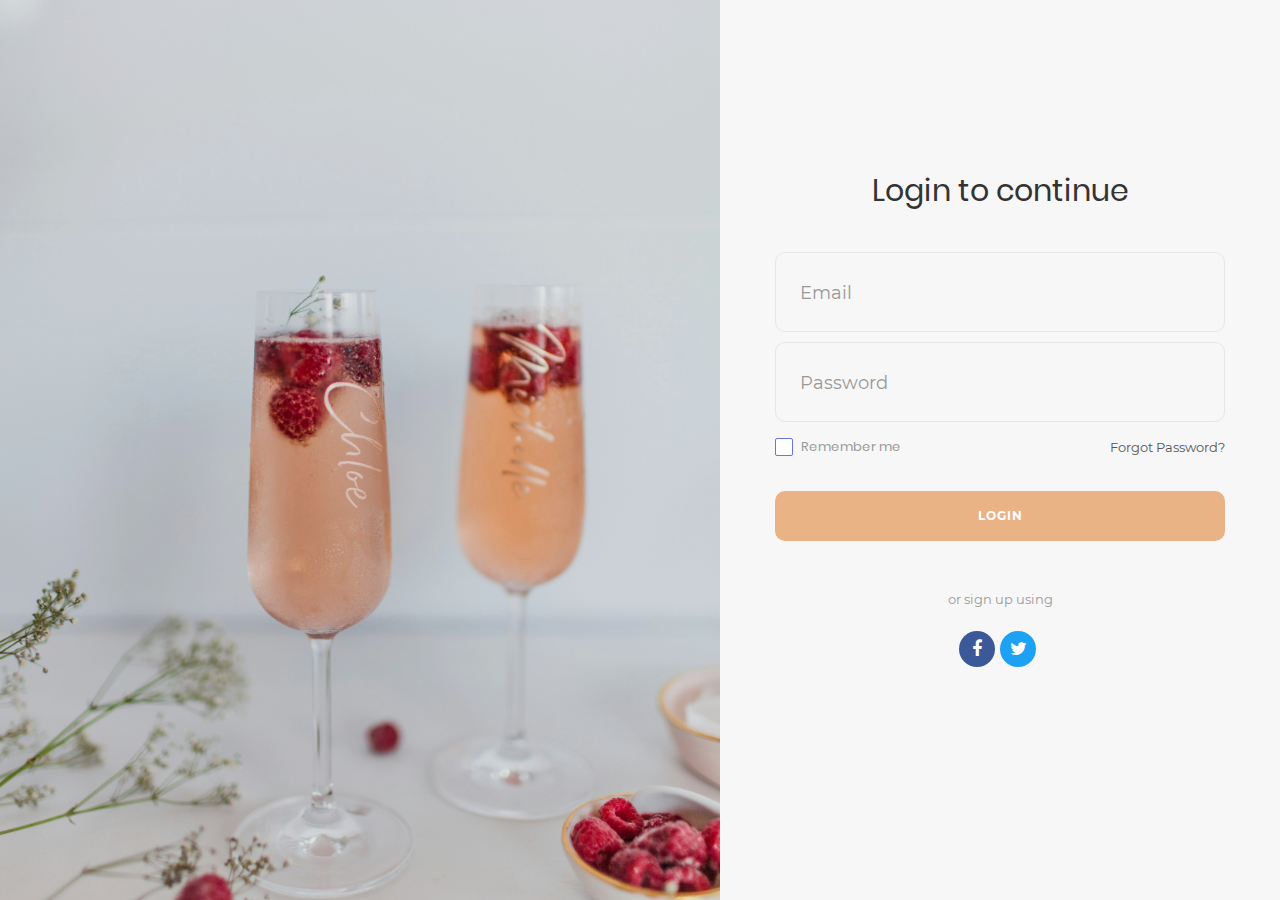
<file: UserApp/static/Login/login.html>
<!DOCTYPE html>
<html lang="en">
<head>
	<title>Login V18</title>
	<meta charset="UTF-8">
	<meta name="viewport" content="width=device-width, initial-scale=1">
<!--===============================================================================================-->	
	<link rel="icon" type="image/png" href="images/icons/favicon.ico"/>
<!--===============================================================================================-->
	<link rel="stylesheet" type="text/css" href="vendor/bootstrap/css/bootstrap.min.css">
<!--===============================================================================================-->
	<link rel="stylesheet" type="text/css" href="fonts/font-awesome-4.7.0/css/font-awesome.min.css">
<!--===============================================================================================-->
	<link rel="stylesheet" type="text/css" href="fonts/Linearicons-Free-v1.0.0/icon-font.min.css">
<!--===============================================================================================-->
	<link rel="stylesheet" type="text/css" href="vendor/animate/animate.css">
<!--===============================================================================================-->	
	<link rel="stylesheet" type="text/css" href="vendor/css-hamburgers/hamburgers.min.css">
<!--===============================================================================================-->
	<link rel="stylesheet" type="text/css" href="vendor/animsition/css/animsition.min.css">
<!--===============================================================================================-->
	<link rel="stylesheet" type="text/css" href="vendor/select2/select2.min.css">
<!--===============================================================================================-->	
	<link rel="stylesheet" type="text/css" href="vendor/daterangepicker/daterangepicker.css">
<!--===============================================================================================-->
	<link rel="stylesheet" type="text/css" href="css/util.css">
	<link rel="stylesheet" type="text/css" href="css/main.css">
<!--===============================================================================================-->
</head>
<body style="background-color: #666666;">
	
	<div class="limiter">
		<div class="container-login100">
			<div class="wrap-login100">
				<form class="login100-form validate-form">
					<span class="login100-form-title p-b-43">
						Login to continue
					</span>
					
					
					<div class="wrap-input100 validate-input" data-validate = "Valid email is required: ex@abc.xyz">
						<input class="input100" type="text" name="email">
						<span class="focus-input100"></span>
						<span class="label-input100">Email</span>
					</div>
					
					
					<div class="wrap-input100 validate-input" data-validate="Password is required">
						<input class="input100" type="password" name="pass">
						<span class="focus-input100"></span>
						<span class="label-input100">Password</span>
					</div>

					<div class="flex-sb-m w-full p-t-3 p-b-32">
						<div class="contact100-form-checkbox">
							<input class="input-checkbox100" id="ckb1" type="checkbox" name="remember-me">
							<label class="label-checkbox100" for="ckb1">
								Remember me
							</label>
						</div>

						<div>
							<a href="#" class="txt1">
								Forgot Password?
							</a>
						</div>
					</div>
			

					<div class="container-login100-form-btn">
						<button class="login100-form-btn">
							Login
						</button>
					</div>
					
					<div class="text-center p-t-46 p-b-20">
						<span class="txt2">
							or sign up using
						</span>
					</div>

					<div class="login100-form-social flex-c-m">
						<a href="#" class="login100-form-social-item flex-c-m bg1 m-r-5">
							<i class="fa fa-facebook-f" aria-hidden="true"></i>
						</a>

						<a href="#" class="login100-form-social-item flex-c-m bg2 m-r-5">
							<i class="fa fa-twitter" aria-hidden="true"></i>
						</a>
					</div>
				</form>

				<div class="login100-more" style="background-image: url('images/bg-01.jpg');">
				</div>
			</div>
		</div>
	</div>
	
	

	
	
<!--===============================================================================================-->
	<script src="vendor/jquery/jquery-3.2.1.min.js"></script>
<!--===============================================================================================-->
	<script src="vendor/animsition/js/animsition.min.js"></script>
<!--===============================================================================================-->
	<script src="vendor/bootstrap/js/popper.js"></script>
	<script src="vendor/bootstrap/js/bootstrap.min.js"></script>
<!--===============================================================================================-->
	<script src="vendor/select2/select2.min.js"></script>
<!--===============================================================================================-->
	<script src="vendor/daterangepicker/moment.min.js"></script>
	<script src="vendor/daterangepicker/daterangepicker.js"></script>
<!--===============================================================================================-->
	<script src="vendor/countdowntime/countdowntime.js"></script>
<!--===============================================================================================-->
	<script src="js/main.js"></script>

</body>
</html>
</file>
<file: UserApp/static/Login/vendor/daterangepicker/daterangepicker.css>
.daterangepicker {
  position: absolute;
  color: inherit;
  background-color: #fff;
  border-radius: 4px;
  width: 278px;
  padding: 4px;
  margin-top: 1px;
  top: 100px;
  left: 20px;
  /* Calendars */ }
  .daterangepicker:before, .daterangepicker:after {
    position: absolute;
    display: inline-block;
    border-bottom-color: rgba(0, 0, 0, 0.2);
    content: ''; }
  .daterangepicker:before {
    top: -7px;
    border-right: 7px solid transparent;
    border-left: 7px solid transparent;
    border-bottom: 7px solid #ccc; }
  .daterangepicker:after {
    top: -6px;
    border-right: 6px solid transparent;
    border-bottom: 6px solid #fff;
    border-left: 6px solid transparent; }
  .daterangepicker.opensleft:before {
    right: 9px; }
  .daterangepicker.opensleft:after {
    right: 10px; }
  .daterangepicker.openscenter:before {
    left: 0;
    right: 0;
    width: 0;
    margin-left: auto;
    margin-right: auto; }
  .daterangepicker.openscenter:after {
    left: 0;
    right: 0;
    width: 0;
    margin-left: auto;
    margin-right: auto; }
  .daterangepicker.opensright:before {
    left: 9px; }
  .daterangepicker.opensright:after {
    left: 10px; }
  .daterangepicker.dropup {
    margin-top: -5px; }
    .daterangepicker.dropup:before {
      top: initial;
      bottom: -7px;
      border-bottom: initial;
      border-top: 7px solid #ccc; }
    .daterangepicker.dropup:after {
      top: initial;
      bottom: -6px;
      border-bottom: initial;
      border-top: 6px solid #fff; }
  .daterangepicker.dropdown-menu {
    max-width: none;
    z-index: 3001; }
  .daterangepicker.single .ranges, .daterangepicker.single .calendar {
    float: none; }
  .daterangepicker.show-calendar .calendar {
    display: block; }
  .daterangepicker .calendar {
    display: none;
    max-width: 270px;
    margin: 4px; }
    .daterangepicker .calendar.single .calendar-table {
      border: none; }
    .daterangepicker .calendar th, .daterangepicker .calendar td {
      white-space: nowrap;
      text-align: center;
      min-width: 32px; }
  .daterangepicker .calendar-table {
    border: 1px solid #fff;
    padding: 4px;
    border-radius: 4px;
    background-color: #fff; }
  .daterangepicker table {
    width: 100%;
    margin: 0; }
  .daterangepicker td, .daterangepicker th {
    text-align: center;
    width: 20px;
    height: 20px;
    border-radius: 4px;
    border: 1px solid transparent;
    white-space: nowrap;
    cursor: pointer; }
    .daterangepicker td.available:hover, .daterangepicker th.available:hover {
      background-color: #eee;
      border-color: transparent;
      color: inherit; }
    .daterangepicker td.week, .daterangepicker th.week {
      font-size: 80%;
      color: #ccc; }
  .daterangepicker td.off, .daterangepicker td.off.in-range, .daterangepicker td.off.start-date, .daterangepicker td.off.end-date {
    background-color: #fff;
    border-color: transparent;
    color: #999; }
  .daterangepicker td.in-range {
    background-color: #ebf4f8;
    border-color: transparent;
    color: #000;
    border-radius: 0; }
  .daterangepicker td.start-date {
    border-radius: 4px 0 0 4px; }
  .daterangepicker td.end-date {
    border-radius: 0 4px 4px 0; }
  .daterangepicker td.start-date.end-date {
    border-radius: 4px; }
  .daterangepicker td.active, .daterangepicker td.active:hover {
    background-color: #357ebd;
    border-color: transparent;
    color: #fff; }
  .daterangepicker th.month {
    width: auto; }
  .daterangepicker td.disabled, .daterangepicker option.disabled {
    color: #999;
    cursor: not-allowed;
    text-decoration: line-through; }
  .daterangepicker select.monthselect, .daterangepicker select.yearselect {
    font-size: 12px;
    padding: 1px;
    height: auto;
    margin: 0;
    cursor: default; }
  .daterangepicker select.monthselect {
    margin-right: 2%;
    width: 56%; }
  .daterangepicker select.yearselect {
    width: 40%; }
  .daterangepicker select.hourselect, .daterangepicker select.minuteselect, .daterangepicker select.secondselect, .daterangepicker select.ampmselect {
    width: 50px;
    margin-bottom: 0; }
  .daterangepicker .input-mini {
    border: 1px solid #ccc;
    border-radius: 4px;
    color: #555;
    height: 30px;
    line-height: 30px;
    display: block;
    vertical-align: middle;
    margin: 0 0 5px 0;
    padding: 0 6px 0 28px;
    width: 100%; }
    .daterangepicker .input-mini.active {
      border: 1px solid #08c;
      border-radius: 4px; }
  .daterangepicker .daterangepicker_input {
    position: relative; }
    .daterangepicker .daterangepicker_input i {
      position: absolute;
      left: 8px;
      top: 8px; }
  .daterangepicker.rtl .input-mini {
    padding-right: 28px;
    padding-left: 6px; }
  .daterangepicker.rtl .daterangepicker_input i {
    left: auto;
    right: 8px; }
  .daterangepicker .calendar-time {
    text-align: center;
    margin: 5px auto;
    line-height: 30px;
    position: relative;
    padding-left: 28px; }
    .daterangepicker .calendar-time select.disabled {
      color: #ccc;
      cursor: not-allowed; }

.ranges {
  font-size: 11px;
  float: none;
  margin: 4px;
  text-align: left; }
  .ranges ul {
    list-style: none;
    margin: 0 auto;
    padding: 0;
    width: 100%; }
  .ranges li {
    font-size: 13px;
    background-color: #f5f5f5;
    border: 1px solid #f5f5f5;
    border-radius: 4px;
    color: #08c;
    padding: 3px 12px;
    margin-bottom: 8px;
    cursor: pointer; }
    .ranges li:hover {
      background-color: #08c;
      border: 1px solid #08c;
      color: #fff; }
    .ranges li.active {
      background-color: #08c;
      border: 1px solid #08c;
      color: #fff; }

/*  Larger Screen Styling */
@media (min-width: 564px) {
  .daterangepicker {
    width: auto; }
    .daterangepicker .ranges ul {
      width: 160px; }
    .daterangepicker.single .ranges ul {
      width: 100%; }
    .daterangepicker.single .calendar.left {
      clear: none; }
    .daterangepicker.single.ltr .ranges, .daterangepicker.single.ltr .calendar {
      float: left; }
    .daterangepicker.single.rtl .ranges, .daterangepicker.single.rtl .calendar {
      float: right; }
    .daterangepicker.ltr {
      direction: ltr;
      text-align: left; }
      .daterangepicker.ltr .calendar.left {
        clear: left;
        margin-right: 0; }
        .daterangepicker.ltr .calendar.left .calendar-table {
          border-right: none;
          border-top-right-radius: 0;
          border-bottom-right-radius: 0; }
      .daterangepicker.ltr .calendar.right {
        margin-left: 0; }
        .daterangepicker.ltr .calendar.right .calendar-table {
          border-left: none;
          border-top-left-radius: 0;
          border-bottom-left-radius: 0; }
      .daterangepicker.ltr .left .daterangepicker_input {
        padding-right: 12px; }
      .daterangepicker.ltr .calendar.left .calendar-table {
        padding-right: 12px; }
      .daterangepicker.ltr .ranges, .daterangepicker.ltr .calendar {
        float: left; }
    .daterangepicker.rtl {
      direction: rtl;
      text-align: right; }
      .daterangepicker.rtl .calendar.left {
        clear: right;
        margin-left: 0; }
        .daterangepicker.rtl .calendar.left .calendar-table {
          border-left: none;
          border-top-left-radius: 0;
          border-bottom-left-radius: 0; }
      .daterangepicker.rtl .calendar.right {
        margin-right: 0; }
        .daterangepicker.rtl .calendar.right .calendar-table {
          border-right: none;
          border-top-right-radius: 0;
          border-bottom-right-radius: 0; }
      .daterangepicker.rtl .left .daterangepicker_input {
        padding-left: 12px; }
      .daterangepicker.rtl .calendar.left .calendar-table {
        padding-left: 12px; }
      .daterangepicker.rtl .ranges, .daterangepicker.rtl .calendar {
        text-align: right;
        float: right; } }
@media (min-width: 730px) {
  .daterangepicker .ranges {
    width: auto; }
  .daterangepicker.ltr .ranges {
    float: left; }
  .daterangepicker.rtl .ranges {
    float: right; }
  .daterangepicker .calendar.left {
    clear: none !important; } }
</file>
<file: UserApp/static/Login/css/util.css>
/*[ FONT SIZE ]
///////////////////////////////////////////////////////////
*/
.fs-1 {font-size: 1px;}
.fs-2 {font-size: 2px;}
.fs-3 {font-size: 3px;}
.fs-4 {font-size: 4px;}
.fs-5 {font-size: 5px;}
.fs-6 {font-size: 6px;}
.fs-7 {font-size: 7px;}
.fs-8 {font-size: 8px;}
.fs-9 {font-size: 9px;}
.fs-10 {font-size: 10px;}
.fs-11 {font-size: 11px;}
.fs-12 {font-size: 12px;}
.fs-13 {font-size: 13px;}
.fs-14 {font-size: 14px;}
.fs-15 {font-size: 15px;}
.fs-16 {font-size: 16px;}
.fs-17 {font-size: 17px;}
.fs-18 {font-size: 18px;}
.fs-19 {font-size: 19px;}
.fs-20 {font-size: 20px;}
.fs-21 {font-size: 21px;}
.fs-22 {font-size: 22px;}
.fs-23 {font-size: 23px;}
.fs-24 {font-size: 24px;}
.fs-25 {font-size: 25px;}
.fs-26 {font-size: 26px;}
.fs-27 {font-size: 27px;}
.fs-28 {font-size: 28px;}
.fs-29 {font-size: 29px;}
.fs-30 {font-size: 30px;}
.fs-31 {font-size: 31px;}
.fs-32 {font-size: 32px;}
.fs-33 {font-size: 33px;}
.fs-34 {font-size: 34px;}
.fs-35 {font-size: 35px;}
.fs-36 {font-size: 36px;}
.fs-37 {font-size: 37px;}
.fs-38 {font-size: 38px;}
.fs-39 {font-size: 39px;}
.fs-40 {font-size: 40px;}
.fs-41 {font-size: 41px;}
.fs-42 {font-size: 42px;}
.fs-43 {font-size: 43px;}
.fs-44 {font-size: 44px;}
.fs-45 {font-size: 45px;}
.fs-46 {font-size: 46px;}
.fs-47 {font-size: 47px;}
.fs-48 {font-size: 48px;}
.fs-49 {font-size: 49px;}
.fs-50 {font-size: 50px;}
.fs-51 {font-size: 51px;}
.fs-52 {font-size: 52px;}
.fs-53 {font-size: 53px;}
.fs-54 {font-size: 54px;}
.fs-55 {font-size: 55px;}
.fs-56 {font-size: 56px;}
.fs-57 {font-size: 57px;}
.fs-58 {font-size: 58px;}
.fs-59 {font-size: 59px;}
.fs-60 {font-size: 60px;}
.fs-61 {font-size: 61px;}
.fs-62 {font-size: 62px;}
.fs-63 {font-size: 63px;}
.fs-64 {font-size: 64px;}
.fs-65 {font-size: 65px;}
.fs-66 {font-size: 66px;}
.fs-67 {font-size: 67px;}
.fs-68 {font-size: 68px;}
.fs-69 {font-size: 69px;}
.fs-70 {font-size: 70px;}
.fs-71 {font-size: 71px;}
.fs-72 {font-size: 72px;}
.fs-73 {font-size: 73px;}
.fs-74 {font-size: 74px;}
.fs-75 {font-size: 75px;}
.fs-76 {font-size: 76px;}
.fs-77 {font-size: 77px;}
.fs-78 {font-size: 78px;}
.fs-79 {font-size: 79px;}
.fs-80 {font-size: 80px;}
.fs-81 {font-size: 81px;}
.fs-82 {font-size: 82px;}
.fs-83 {font-size: 83px;}
.fs-84 {font-size: 84px;}
.fs-85 {font-size: 85px;}
.fs-86 {font-size: 86px;}
.fs-87 {font-size: 87px;}
.fs-88 {font-size: 88px;}
.fs-89 {font-size: 89px;}
.fs-90 {font-size: 90px;}
.fs-91 {font-size: 91px;}
.fs-92 {font-size: 92px;}
.fs-93 {font-size: 93px;}
.fs-94 {font-size: 94px;}
.fs-95 {font-size: 95px;}
.fs-96 {font-size: 96px;}
.fs-97 {font-size: 97px;}
.fs-98 {font-size: 98px;}
.fs-99 {font-size: 99px;}
.fs-100 {font-size: 100px;}
.fs-101 {font-size: 101px;}
.fs-102 {font-size: 102px;}
.fs-103 {font-size: 103px;}
.fs-104 {font-size: 104px;}
.fs-105 {font-size: 105px;}
.fs-106 {font-size: 106px;}
.fs-107 {font-size: 107px;}
.fs-108 {font-size: 108px;}
.fs-109 {font-size: 109px;}
.fs-110 {font-size: 110px;}
.fs-111 {font-size: 111px;}
.fs-112 {font-size: 112px;}
.fs-113 {font-size: 113px;}
.fs-114 {font-size: 114px;}
.fs-115 {font-size: 115px;}
.fs-116 {font-size: 116px;}
.fs-117 {font-size: 117px;}
.fs-118 {font-size: 118px;}
.fs-119 {font-size: 119px;}
.fs-120 {font-size: 120px;}
.fs-121 {font-size: 121px;}
.fs-122 {font-size: 122px;}
.fs-123 {font-size: 123px;}
.fs-124 {font-size: 124px;}
.fs-125 {font-size: 125px;}
.fs-126 {font-size: 126px;}
.fs-127 {font-size: 127px;}
.fs-128 {font-size: 128px;}
.fs-129 {font-size: 129px;}
.fs-130 {font-size: 130px;}
.fs-131 {font-size: 131px;}
.fs-132 {font-size: 132px;}
.fs-133 {font-size: 133px;}
.fs-134 {font-size: 134px;}
.fs-135 {font-size: 135px;}
.fs-136 {font-size: 136px;}
.fs-137 {font-size: 137px;}
.fs-138 {font-size: 138px;}
.fs-139 {font-size: 139px;}
.fs-140 {font-size: 140px;}
.fs-141 {font-size: 141px;}
.fs-142 {font-size: 142px;}
.fs-143 {font-size: 143px;}
.fs-144 {font-size: 144px;}
.fs-145 {font-size: 145px;}
.fs-146 {font-size: 146px;}
.fs-147 {font-size: 147px;}
.fs-148 {font-size: 148px;}
.fs-149 {font-size: 149px;}
.fs-150 {font-size: 150px;}
.fs-151 {font-size: 151px;}
.fs-152 {font-size: 152px;}
.fs-153 {font-size: 153px;}
.fs-154 {font-size: 154px;}
.fs-155 {font-size: 155px;}
.fs-156 {font-size: 156px;}
.fs-157 {font-size: 157px;}
.fs-158 {font-size: 158px;}
.fs-159 {font-size: 159px;}
.fs-160 {font-size: 160px;}
.fs-161 {font-size: 161px;}
.fs-162 {font-size: 162px;}
.fs-163 {font-size: 163px;}
.fs-164 {font-size: 164px;}
.fs-165 {font-size: 165px;}
.fs-166 {font-size: 166px;}
.fs-167 {font-size: 167px;}
.fs-168 {font-size: 168px;}
.fs-169 {font-size: 169px;}
.fs-170 {font-size: 170px;}
.fs-171 {font-size: 171px;}
.fs-172 {font-size: 172px;}
.fs-173 {font-size: 173px;}
.fs-174 {font-size: 174px;}
.fs-175 {font-size: 175px;}
.fs-176 {font-size: 176px;}
.fs-177 {font-size: 177px;}
.fs-178 {font-size: 178px;}
.fs-179 {font-size: 179px;}
.fs-180 {font-size: 180px;}
.fs-181 {font-size: 181px;}
.fs-182 {font-size: 182px;}
.fs-183 {font-size: 183px;}
.fs-184 {font-size: 184px;}
.fs-185 {font-size: 185px;}
.fs-186 {font-size: 186px;}
.fs-187 {font-size: 187px;}
.fs-188 {font-size: 188px;}
.fs-189 {font-size: 189px;}
.fs-190 {font-size: 190px;}
.fs-191 {font-size: 191px;}
.fs-192 {font-size: 192px;}
.fs-193 {font-size: 193px;}
.fs-194 {font-size: 194px;}
.fs-195 {font-size: 195px;}
.fs-196 {font-size: 196px;}
.fs-197 {font-size: 197px;}
.fs-198 {font-size: 198px;}
.fs-199 {font-size: 199px;}
.fs-200 {font-size: 200px;}

/*[ PADDING ]
///////////////////////////////////////////////////////////
*/
.p-t-0 {padding-top: 0px;}
.p-t-1 {padding-top: 1px;}
.p-t-2 {padding-top: 2px;}
.p-t-3 {padding-top: 3px;}
.p-t-4 {padding-top: 4px;}
.p-t-5 {padding-top: 5px;}
.p-t-6 {padding-top: 6px;}
.p-t-7 {padding-top: 7px;}
.p-t-8 {padding-top: 8px;}
.p-t-9 {padding-top: 9px;}
.p-t-10 {padding-top: 10px;}
.p-t-11 {padding-top: 11px;}
.p-t-12 {padding-top: 12px;}
.p-t-13 {padding-top: 13px;}
.p-t-14 {padding-top: 14px;}
.p-t-15 {padding-top: 15px;}
.p-t-16 {padding-top: 16px;}
.p-t-17 {padding-top: 17px;}
.p-t-18 {padding-top: 18px;}
.p-t-19 {padding-top: 19px;}
.p-t-20 {padding-top: 20px;}
.p-t-21 {padding-top: 21px;}
.p-t-22 {padding-top: 22px;}
.p-t-23 {padding-top: 23px;}
.p-t-24 {padding-top: 24px;}
.p-t-25 {padding-top: 25px;}
.p-t-26 {padding-top: 26px;}
.p-t-27 {padding-top: 27px;}
.p-t-28 {padding-top: 28px;}
.p-t-29 {padding-top: 29px;}
.p-t-30 {padding-top: 30px;}
.p-t-31 {padding-top: 31px;}
.p-t-32 {padding-top: 32px;}
.p-t-33 {padding-top: 33px;}
.p-t-34 {padding-top: 34px;}
.p-t-35 {padding-top: 35px;}
.p-t-36 {padding-top: 36px;}
.p-t-37 {padding-top: 37px;}
.p-t-38 {padding-top: 38px;}
.p-t-39 {padding-top: 39px;}
.p-t-40 {padding-top: 40px;}
.p-t-41 {padding-top: 41px;}
.p-t-42 {padding-top: 42px;}
.p-t-43 {padding-top: 43px;}
.p-t-44 {padding-top: 44px;}
.p-t-45 {padding-top: 45px;}
.p-t-46 {padding-top: 46px;}
.p-t-47 {padding-top: 47px;}
.p-t-48 {padding-top: 48px;}
.p-t-49 {padding-top: 49px;}
.p-t-50 {padding-top: 50px;}
.p-t-51 {padding-top: 51px;}
.p-t-52 {padding-top: 52px;}
.p-t-53 {padding-top: 53px;}
.p-t-54 {padding-top: 54px;}
.p-t-55 {padding-top: 55px;}
.p-t-56 {padding-top: 56px;}
.p-t-57 {padding-top: 57px;}
.p-t-58 {padding-top: 58px;}
.p-t-59 {padding-top: 59px;}
.p-t-60 {padding-top: 60px;}
.p-t-61 {padding-top: 61px;}
.p-t-62 {padding-top: 62px;}
.p-t-63 {padding-top: 63px;}
.p-t-64 {padding-top: 64px;}
.p-t-65 {padding-top: 65px;}
.p-t-66 {padding-top: 66px;}
.p-t-67 {padding-top: 67px;}
.p-t-68 {padding-top: 68px;}
.p-t-69 {padding-top: 69px;}
.p-t-70 {padding-top: 70px;}
.p-t-71 {padding-top: 71px;}
.p-t-72 {padding-top: 72px;}
.p-t-73 {padding-top: 73px;}
.p-t-74 {padding-top: 74px;}
.p-t-75 {padding-top: 75px;}
.p-t-76 {padding-top: 76px;}
.p-t-77 {padding-top: 77px;}
.p-t-78 {padding-top: 78px;}
.p-t-79 {padding-top: 79px;}
.p-t-80 {padding-top: 80px;}
.p-t-81 {padding-top: 81px;}
.p-t-82 {padding-top: 82px;}
.p-t-83 {padding-top: 83px;}
.p-t-84 {padding-top: 84px;}
.p-t-85 {padding-top: 85px;}
.p-t-86 {padding-top: 86px;}
.p-t-87 {padding-top: 87px;}
.p-t-88 {padding-top: 88px;}
.p-t-89 {padding-top: 89px;}
.p-t-90 {padding-top: 90px;}
.p-t-91 {padding-top: 91px;}
.p-t-92 {padding-top: 92px;}
.p-t-93 {padding-top: 93px;}
.p-t-94 {padding-top: 94px;}
.p-t-95 {padding-top: 95px;}
.p-t-96 {padding-top: 96px;}
.p-t-97 {padding-top: 97px;}
.p-t-98 {padding-top: 98px;}
.p-t-99 {padding-top: 99px;}
.p-t-100 {padding-top: 100px;}
.p-t-101 {padding-top: 101px;}
.p-t-102 {padding-top: 102px;}
.p-t-103 {padding-top: 103px;}
.p-t-104 {padding-top: 104px;}
.p-t-105 {padding-top: 105px;}
.p-t-106 {padding-top: 106px;}
.p-t-107 {padding-top: 107px;}
.p-t-108 {padding-top: 108px;}
.p-t-109 {padding-top: 109px;}
.p-t-110 {padding-top: 110px;}
.p-t-111 {padding-top: 111px;}
.p-t-112 {padding-top: 112px;}
.p-t-113 {padding-top: 113px;}
.p-t-114 {padding-top: 114px;}
.p-t-115 {padding-top: 115px;}
.p-t-116 {padding-top: 116px;}
.p-t-117 {padding-top: 117px;}
.p-t-118 {padding-top: 118px;}
.p-t-119 {padding-top: 119px;}
.p-t-120 {padding-top: 120px;}
.p-t-121 {padding-top: 121px;}
.p-t-122 {padding-top: 122px;}
.p-t-123 {padding-top: 123px;}
.p-t-124 {padding-top: 124px;}
.p-t-125 {padding-top: 125px;}
.p-t-126 {padding-top: 126px;}
.p-t-127 {padding-top: 127px;}
.p-t-128 {padding-top: 128px;}
.p-t-129 {padding-top: 129px;}
.p-t-130 {padding-top: 130px;}
.p-t-131 {padding-top: 131px;}
.p-t-132 {padding-top: 132px;}
.p-t-133 {padding-top: 133px;}
.p-t-134 {padding-top: 134px;}
.p-t-135 {padding-top: 135px;}
.p-t-136 {padding-top: 136px;}
.p-t-137 {padding-top: 137px;}
.p-t-138 {padding-top: 138px;}
.p-t-139 {padding-top: 139px;}
.p-t-140 {padding-top: 140px;}
.p-t-141 {padding-top: 141px;}
.p-t-142 {padding-top: 142px;}
.p-t-143 {padding-top: 143px;}
.p-t-144 {padding-top: 144px;}
.p-t-145 {padding-top: 145px;}
.p-t-146 {padding-top: 146px;}
.p-t-147 {padding-top: 147px;}
.p-t-148 {padding-top: 148px;}
.p-t-149 {padding-top: 149px;}
.p-t-150 {padding-top: 150px;}
.p-t-151 {padding-top: 151px;}
.p-t-152 {padding-top: 152px;}
.p-t-153 {padding-top: 153px;}
.p-t-154 {padding-top: 154px;}
.p-t-155 {padding-top: 155px;}
.p-t-156 {padding-top: 156px;}
.p-t-157 {padding-top: 157px;}
.p-t-158 {padding-top: 158px;}
.p-t-159 {padding-top: 159px;}
.p-t-160 {padding-top: 160px;}
.p-t-161 {padding-top: 161px;}
.p-t-162 {padding-top: 162px;}
.p-t-163 {padding-top: 163px;}
.p-t-164 {padding-top: 164px;}
.p-t-165 {padding-top: 165px;}
.p-t-166 {padding-top: 166px;}
.p-t-167 {padding-top: 167px;}
.p-t-168 {padding-top: 168px;}
.p-t-169 {padding-top: 169px;}
.p-t-170 {padding-top: 170px;}
.p-t-171 {padding-top: 171px;}
.p-t-172 {padding-top: 172px;}
.p-t-173 {padding-top: 173px;}
.p-t-174 {padding-top: 174px;}
.p-t-175 {padding-top: 175px;}
.p-t-176 {padding-top: 176px;}
.p-t-177 {padding-top: 177px;}
.p-t-178 {padding-top: 178px;}
.p-t-179 {padding-top: 179px;}
.p-t-180 {padding-top: 180px;}
.p-t-181 {padding-top: 181px;}
.p-t-182 {padding-top: 182px;}
.p-t-183 {padding-top: 183px;}
.p-t-184 {padding-top: 184px;}
.p-t-185 {padding-top: 185px;}
.p-t-186 {padding-top: 186px;}
.p-t-187 {padding-top: 187px;}
.p-t-188 {padding-top: 188px;}
.p-t-189 {padding-top: 189px;}
.p-t-190 {padding-top: 190px;}
.p-t-191 {padding-top: 191px;}
.p-t-192 {padding-top: 192px;}
.p-t-193 {padding-top: 193px;}
.p-t-194 {padding-top: 194px;}
.p-t-195 {padding-top: 195px;}
.p-t-196 {padding-top: 196px;}
.p-t-197 {padding-top: 197px;}
.p-t-198 {padding-top: 198px;}
.p-t-199 {padding-top: 199px;}
.p-t-200 {padding-top: 200px;}
.p-t-201 {padding-top: 201px;}
.p-t-202 {padding-top: 202px;}
.p-t-203 {padding-top: 203px;}
.p-t-204 {padding-top: 204px;}
.p-t-205 {padding-top: 205px;}
.p-t-206 {padding-top: 206px;}
.p-t-207 {padding-top: 207px;}
.p-t-208 {padding-top: 208px;}
.p-t-209 {padding-top: 209px;}
.p-t-210 {padding-top: 210px;}
.p-t-211 {padding-top: 211px;}
.p-t-212 {padding-top: 212px;}
.p-t-213 {padding-top: 213px;}
.p-t-214 {padding-top: 214px;}
.p-t-215 {padding-top: 215px;}
.p-t-216 {padding-top: 216px;}
.p-t-217 {padding-top: 217px;}
.p-t-218 {padding-top: 218px;}
.p-t-219 {padding-top: 219px;}
.p-t-220 {padding-top: 220px;}
.p-t-221 {padding-top: 221px;}
.p-t-222 {padding-top: 222px;}
.p-t-223 {padding-top: 223px;}
.p-t-224 {padding-top: 224px;}
.p-t-225 {padding-top: 225px;}
.p-t-226 {padding-top: 226px;}
.p-t-227 {padding-top: 227px;}
.p-t-228 {padding-top: 228px;}
.p-t-229 {padding-top: 229px;}
.p-t-230 {padding-top: 230px;}
.p-t-231 {padding-top: 231px;}
.p-t-232 {padding-top: 232px;}
.p-t-233 {padding-top: 233px;}
.p-t-234 {padding-top: 234px;}
.p-t-235 {padding-top: 235px;}
.p-t-236 {padding-top: 236px;}
.p-t-237 {padding-top: 237px;}
.p-t-238 {padding-top: 238px;}
.p-t-239 {padding-top: 239px;}
.p-t-240 {padding-top: 240px;}
.p-t-241 {padding-top: 241px;}
.p-t-242 {padding-top: 242px;}
.p-t-243 {padding-top: 243px;}
.p-t-244 {padding-top: 244px;}
.p-t-245 {padding-top: 245px;}
.p-t-246 {padding-top: 246px;}
.p-t-247 {padding-top: 247px;}
.p-t-248 {padding-top: 248px;}
.p-t-249 {padding-top: 249px;}
.p-t-250 {padding-top: 250px;}
.p-b-0 {padding-bottom: 0px;}
.p-b-1 {padding-bottom: 1px;}
.p-b-2 {padding-bottom: 2px;}
.p-b-3 {padding-bottom: 3px;}
.p-b-4 {padding-bottom: 4px;}
.p-b-5 {padding-bottom: 5px;}
.p-b-6 {padding-bottom: 6px;}
.p-b-7 {padding-bottom: 7px;}
.p-b-8 {padding-bottom: 8px;}
.p-b-9 {padding-bottom: 9px;}
.p-b-10 {padding-bottom: 10px;}
.p-b-11 {padding-bottom: 11px;}
.p-b-12 {padding-bottom: 12px;}
.p-b-13 {padding-bottom: 13px;}
.p-b-14 {padding-bottom: 14px;}
.p-b-15 {padding-bottom: 15px;}
.p-b-16 {padding-bottom: 16px;}
.p-b-17 {padding-bottom: 17px;}
.p-b-18 {padding-bottom: 18px;}
.p-b-19 {padding-bottom: 19px;}
.p-b-20 {padding-bottom: 20px;}
.p-b-21 {padding-bottom: 21px;}
.p-b-22 {padding-bottom: 22px;}
.p-b-23 {padding-bottom: 23px;}
.p-b-24 {padding-bottom: 24px;}
.p-b-25 {padding-bottom: 25px;}
.p-b-26 {padding-bottom: 26px;}
.p-b-27 {padding-bottom: 27px;}
.p-b-28 {padding-bottom: 28px;}
.p-b-29 {padding-bottom: 29px;}
.p-b-30 {padding-bottom: 30px;}
.p-b-31 {padding-bottom: 31px;}
.p-b-32 {padding-bottom: 32px;}
.p-b-33 {padding-bottom: 33px;}
.p-b-34 {padding-bottom: 34px;}
.p-b-35 {padding-bottom: 35px;}
.p-b-36 {padding-bottom: 36px;}
.p-b-37 {padding-bottom: 37px;}
.p-b-38 {padding-bottom: 38px;}
.p-b-39 {padding-bottom: 39px;}
.p-b-40 {padding-bottom: 40px;}
.p-b-41 {padding-bottom: 41px;}
.p-b-42 {padding-bottom: 42px;}
.p-b-43 {padding-bottom: 43px;}
.p-b-44 {padding-bottom: 44px;}
.p-b-45 {padding-bottom: 45px;}
.p-b-46 {padding-bottom: 46px;}
.p-b-47 {padding-bottom: 47px;}
.p-b-48 {padding-bottom: 48px;}
.p-b-49 {padding-bottom: 49px;}
.p-b-50 {padding-bottom: 50px;}
.p-b-51 {padding-bottom: 51px;}
.p-b-52 {padding-bottom: 52px;}
.p-b-53 {padding-bottom: 53px;}
.p-b-54 {padding-bottom: 54px;}
.p-b-55 {padding-bottom: 55px;}
.p-b-56 {padding-bottom: 56px;}
.p-b-57 {padding-bottom: 57px;}
.p-b-58 {padding-bottom: 58px;}
.p-b-59 {padding-bottom: 59px;}
.p-b-60 {padding-bottom: 60px;}
.p-b-61 {padding-bottom: 61px;}
.p-b-62 {padding-bottom: 62px;}
.p-b-63 {padding-bottom: 63px;}
.p-b-64 {padding-bottom: 64px;}
.p-b-65 {padding-bottom: 65px;}
.p-b-66 {padding-bottom: 66px;}
.p-b-67 {padding-bottom: 67px;}
.p-b-68 {padding-bottom: 68px;}
.p-b-69 {padding-bottom: 69px;}
.p-b-70 {padding-bottom: 70px;}
.p-b-71 {padding-bottom: 71px;}
.p-b-72 {padding-bottom: 72px;}
.p-b-73 {padding-bottom: 73px;}
.p-b-74 {padding-bottom: 74px;}
.p-b-75 {padding-bottom: 75px;}
.p-b-76 {padding-bottom: 76px;}
.p-b-77 {padding-bottom: 77px;}
.p-b-78 {padding-bottom: 78px;}
.p-b-79 {padding-bottom: 79px;}
.p-b-80 {padding-bottom: 80px;}
.p-b-81 {padding-bottom: 81px;}
.p-b-82 {padding-bottom: 82px;}
.p-b-83 {padding-bottom: 83px;}
.p-b-84 {padding-bottom: 84px;}
.p-b-85 {padding-bottom: 85px;}
.p-b-86 {padding-bottom: 86px;}
.p-b-87 {padding-bottom: 87px;}
.p-b-88 {padding-bottom: 88px;}
.p-b-89 {padding-bottom: 89px;}
.p-b-90 {padding-bottom: 90px;}
.p-b-91 {padding-bottom: 91px;}
.p-b-92 {padding-bottom: 92px;}
.p-b-93 {padding-bottom: 93px;}
.p-b-94 {padding-bottom: 94px;}
.p-b-95 {padding-bottom: 95px;}
.p-b-96 {padding-bottom: 96px;}
.p-b-97 {padding-bottom: 97px;}
.p-b-98 {padding-bottom: 98px;}
.p-b-99 {padding-bottom: 99px;}
.p-b-100 {padding-bottom: 100px;}
.p-b-101 {padding-bottom: 101px;}
.p-b-102 {padding-bottom: 102px;}
.p-b-103 {padding-bottom: 103px;}
.p-b-104 {padding-bottom: 104px;}
.p-b-105 {padding-bottom: 105px;}
.p-b-106 {padding-bottom: 106px;}
.p-b-107 {padding-bottom: 107px;}
.p-b-108 {padding-bottom: 108px;}
.p-b-109 {padding-bottom: 109px;}
.p-b-110 {padding-bottom: 110px;}
.p-b-111 {padding-bottom: 111px;}
.p-b-112 {padding-bottom: 112px;}
.p-b-113 {padding-bottom: 113px;}
.p-b-114 {padding-bottom: 114px;}
.p-b-115 {padding-bottom: 115px;}
.p-b-116 {padding-bottom: 116px;}
.p-b-117 {padding-bottom: 117px;}
.p-b-118 {padding-bottom: 118px;}
.p-b-119 {padding-bottom: 119px;}
.p-b-120 {padding-bottom: 120px;}
.p-b-121 {padding-bottom: 121px;}
.p-b-122 {padding-bottom: 122px;}
.p-b-123 {padding-bottom: 123px;}
.p-b-124 {padding-bottom: 124px;}
.p-b-125 {padding-bottom: 125px;}
.p-b-126 {padding-bottom: 126px;}
.p-b-127 {padding-bottom: 127px;}
.p-b-128 {padding-bottom: 128px;}
.p-b-129 {padding-bottom: 129px;}
.p-b-130 {padding-bottom: 130px;}
.p-b-131 {padding-bottom: 131px;}
.p-b-132 {padding-bottom: 132px;}
.p-b-133 {padding-bottom: 133px;}
.p-b-134 {padding-bottom: 134px;}
.p-b-135 {padding-bottom: 135px;}
.p-b-136 {padding-bottom: 136px;}
.p-b-137 {padding-bottom: 137px;}
.p-b-138 {padding-bottom: 138px;}
.p-b-139 {padding-bottom: 139px;}
.p-b-140 {padding-bottom: 140px;}
.p-b-141 {padding-bottom: 141px;}
.p-b-142 {padding-bottom: 142px;}
.p-b-143 {padding-bottom: 143px;}
.p-b-144 {padding-bottom: 144px;}
.p-b-145 {padding-bottom: 145px;}
.p-b-146 {padding-bottom: 146px;}
.p-b-147 {padding-bottom: 147px;}
.p-b-148 {padding-bottom: 148px;}
.p-b-149 {padding-bottom: 149px;}
.p-b-150 {padding-bottom: 150px;}
.p-b-151 {padding-bottom: 151px;}
.p-b-152 {padding-bottom: 152px;}
.p-b-153 {padding-bottom: 153px;}
.p-b-154 {padding-bottom: 154px;}
.p-b-155 {padding-bottom: 155px;}
.p-b-156 {padding-bottom: 156px;}
.p-b-157 {padding-bottom: 157px;}
.p-b-158 {padding-bottom: 158px;}
.p-b-159 {padding-bottom: 159px;}
.p-b-160 {padding-bottom: 160px;}
.p-b-161 {padding-bottom: 161px;}
.p-b-162 {padding-bottom: 162px;}
.p-b-163 {padding-bottom: 163px;}
.p-b-164 {padding-bottom: 164px;}
.p-b-165 {padding-bottom: 165px;}
.p-b-166 {padding-bottom: 166px;}
.p-b-167 {padding-bottom: 167px;}
.p-b-168 {padding-bottom: 168px;}
.p-b-169 {padding-bottom: 169px;}
.p-b-170 {padding-bottom: 170px;}
.p-b-171 {padding-bottom: 171px;}
.p-b-172 {padding-bottom: 172px;}
.p-b-173 {padding-bottom: 173px;}
.p-b-174 {padding-bottom: 174px;}
.p-b-175 {padding-bottom: 175px;}
.p-b-176 {padding-bottom: 176px;}
.p-b-177 {padding-bottom: 177px;}
.p-b-178 {padding-bottom: 178px;}
.p-b-179 {padding-bottom: 179px;}
.p-b-180 {padding-bottom: 180px;}
.p-b-181 {padding-bottom: 181px;}
.p-b-182 {padding-bottom: 182px;}
.p-b-183 {padding-bottom: 183px;}
.p-b-184 {padding-bottom: 184px;}
.p-b-185 {padding-bottom: 185px;}
.p-b-186 {padding-bottom: 186px;}
.p-b-187 {padding-bottom: 187px;}
.p-b-188 {padding-bottom: 188px;}
.p-b-189 {padding-bottom: 189px;}
.p-b-190 {padding-bottom: 190px;}
.p-b-191 {padding-bottom: 191px;}
.p-b-192 {padding-bottom: 192px;}
.p-b-193 {padding-bottom: 193px;}
.p-b-194 {padding-bottom: 194px;}
.p-b-195 {padding-bottom: 195px;}
.p-b-196 {padding-bottom: 196px;}
.p-b-197 {padding-bottom: 197px;}
.p-b-198 {padding-bottom: 198px;}
.p-b-199 {padding-bottom: 199px;}
.p-b-200 {padding-bottom: 200px;}
.p-b-201 {padding-bottom: 201px;}
.p-b-202 {padding-bottom: 202px;}
.p-b-203 {padding-bottom: 203px;}
.p-b-204 {padding-bottom: 204px;}
.p-b-205 {padding-bottom: 205px;}
.p-b-206 {padding-bottom: 206px;}
.p-b-207 {padding-bottom: 207px;}
.p-b-208 {padding-bottom: 208px;}
.p-b-209 {padding-bottom: 209px;}
.p-b-210 {padding-bottom: 210px;}
.p-b-211 {padding-bottom: 211px;}
.p-b-212 {padding-bottom: 212px;}
.p-b-213 {padding-bottom: 213px;}
.p-b-214 {padding-bottom: 214px;}
.p-b-215 {padding-bottom: 215px;}
.p-b-216 {padding-bottom: 216px;}
.p-b-217 {padding-bottom: 217px;}
.p-b-218 {padding-bottom: 218px;}
.p-b-219 {padding-bottom: 219px;}
.p-b-220 {padding-bottom: 220px;}
.p-b-221 {padding-bottom: 221px;}
.p-b-222 {padding-bottom: 222px;}
.p-b-223 {padding-bottom: 223px;}
.p-b-224 {padding-bottom: 224px;}
.p-b-225 {padding-bottom: 225px;}
.p-b-226 {padding-bottom: 226px;}
.p-b-227 {padding-bottom: 227px;}
.p-b-228 {padding-bottom: 228px;}
.p-b-229 {padding-bottom: 229px;}
.p-b-230 {padding-bottom: 230px;}
.p-b-231 {padding-bottom: 231px;}
.p-b-232 {padding-bottom: 232px;}
.p-b-233 {padding-bottom: 233px;}
.p-b-234 {padding-bottom: 234px;}
.p-b-235 {padding-bottom: 235px;}
.p-b-236 {padding-bottom: 236px;}
.p-b-237 {padding-bottom: 237px;}
.p-b-238 {padding-bottom: 238px;}
.p-b-239 {padding-bottom: 239px;}
.p-b-240 {padding-bottom: 240px;}
.p-b-241 {padding-bottom: 241px;}
.p-b-242 {padding-bottom: 242px;}
.p-b-243 {padding-bottom: 243px;}
.p-b-244 {padding-bottom: 244px;}
.p-b-245 {padding-bottom: 245px;}
.p-b-246 {padding-bottom: 246px;}
.p-b-247 {padding-bottom: 247px;}
.p-b-248 {padding-bottom: 248px;}
.p-b-249 {padding-bottom: 249px;}
.p-b-250 {padding-bottom: 250px;}
.p-l-0 {padding-left: 0px;}
.p-l-1 {padding-left: 1px;}
.p-l-2 {padding-left: 2px;}
.p-l-3 {padding-left: 3px;}
.p-l-4 {padding-left: 4px;}
.p-l-5 {padding-left: 5px;}
.p-l-6 {padding-left: 6px;}
.p-l-7 {padding-left: 7px;}
.p-l-8 {padding-left: 8px;}
.p-l-9 {padding-left: 9px;}
.p-l-10 {padding-left: 10px;}
.p-l-11 {padding-left: 11px;}
.p-l-12 {padding-left: 12px;}
.p-l-13 {padding-left: 13px;}
.p-l-14 {padding-left: 14px;}
.p-l-15 {padding-left: 15px;}
.p-l-16 {padding-left: 16px;}
.p-l-17 {padding-left: 17px;}
.p-l-18 {padding-left: 18px;}
.p-l-19 {padding-left: 19px;}
.p-l-20 {padding-left: 20px;}
.p-l-21 {padding-left: 21px;}
.p-l-22 {padding-left: 22px;}
.p-l-23 {padding-left: 23px;}
.p-l-24 {padding-left: 24px;}
.p-l-25 {padding-left: 25px;}
.p-l-26 {padding-left: 26px;}
.p-l-27 {padding-left: 27px;}
.p-l-28 {padding-left: 28px;}
.p-l-29 {padding-left: 29px;}
.p-l-30 {padding-left: 30px;}
.p-l-31 {padding-left: 31px;}
.p-l-32 {padding-left: 32px;}
.p-l-33 {padding-left: 33px;}
.p-l-34 {padding-left: 34px;}
.p-l-35 {padding-left: 35px;}
.p-l-36 {padding-left: 36px;}
.p-l-37 {padding-left: 37px;}
.p-l-38 {padding-left: 38px;}
.p-l-39 {padding-left: 39px;}
.p-l-40 {padding-left: 40px;}
.p-l-41 {padding-left: 41px;}
.p-l-42 {padding-left: 42px;}
.p-l-43 {padding-left: 43px;}
.p-l-44 {padding-left: 44px;}
.p-l-45 {padding-left: 45px;}
.p-l-46 {padding-left: 46px;}
.p-l-47 {padding-left: 47px;}
.p-l-48 {padding-left: 48px;}
.p-l-49 {padding-left: 49px;}
.p-l-50 {padding-left: 50px;}
.p-l-51 {padding-left: 51px;}
.p-l-52 {padding-left: 52px;}
.p-l-53 {padding-left: 53px;}
.p-l-54 {padding-left: 54px;}
.p-l-55 {padding-left: 55px;}
.p-l-56 {padding-left: 56px;}
.p-l-57 {padding-left: 57px;}
.p-l-58 {padding-left: 58px;}
.p-l-59 {padding-left: 59px;}
.p-l-60 {padding-left: 60px;}
.p-l-61 {padding-left: 61px;}
.p-l-62 {padding-left: 62px;}
.p-l-63 {padding-left: 63px;}
.p-l-64 {padding-left: 64px;}
.p-l-65 {padding-left: 65px;}
.p-l-66 {padding-left: 66px;}
.p-l-67 {padding-left: 67px;}
.p-l-68 {padding-left: 68px;}
.p-l-69 {padding-left: 69px;}
.p-l-70 {padding-left: 70px;}
.p-l-71 {padding-left: 71px;}
.p-l-72 {padding-left: 72px;}
.p-l-73 {padding-left: 73px;}
.p-l-74 {padding-left: 74px;}
.p-l-75 {padding-left: 75px;}
.p-l-76 {padding-left: 76px;}
.p-l-77 {padding-left: 77px;}
.p-l-78 {padding-left: 78px;}
.p-l-79 {padding-left: 79px;}
.p-l-80 {padding-left: 80px;}
.p-l-81 {padding-left: 81px;}
.p-l-82 {padding-left: 82px;}
.p-l-83 {padding-left: 83px;}
.p-l-84 {padding-left: 84px;}
.p-l-85 {padding-left: 85px;}
.p-l-86 {padding-left: 86px;}
.p-l-87 {padding-left: 87px;}
.p-l-88 {padding-left: 88px;}
.p-l-89 {padding-left: 89px;}
.p-l-90 {padding-left: 90px;}
.p-l-91 {padding-left: 91px;}
.p-l-92 {padding-left: 92px;}
.p-l-93 {padding-left: 93px;}
.p-l-94 {padding-left: 94px;}
.p-l-95 {padding-left: 95px;}
.p-l-96 {padding-left: 96px;}
.p-l-97 {padding-left: 97px;}
.p-l-98 {padding-left: 98px;}
.p-l-99 {padding-left: 99px;}
.p-l-100 {padding-left: 100px;}
.p-l-101 {padding-left: 101px;}
.p-l-102 {padding-left: 102px;}
.p-l-103 {padding-left: 103px;}
.p-l-104 {padding-left: 104px;}
.p-l-105 {padding-left: 105px;}
.p-l-106 {padding-left: 106px;}
.p-l-107 {padding-left: 107px;}
.p-l-108 {padding-left: 108px;}
.p-l-109 {padding-left: 109px;}
.p-l-110 {padding-left: 110px;}
.p-l-111 {padding-left: 111px;}
.p-l-112 {padding-left: 112px;}
.p-l-113 {padding-left: 113px;}
.p-l-114 {padding-left: 114px;}
.p-l-115 {padding-left: 115px;}
.p-l-116 {padding-left: 116px;}
.p-l-117 {padding-left: 117px;}
.p-l-118 {padding-left: 118px;}
.p-l-119 {padding-left: 119px;}
.p-l-120 {padding-left: 120px;}
.p-l-121 {padding-left: 121px;}
.p-l-122 {padding-left: 122px;}
.p-l-123 {padding-left: 123px;}
.p-l-124 {padding-left: 124px;}
.p-l-125 {padding-left: 125px;}
.p-l-126 {padding-left: 126px;}
.p-l-127 {padding-left: 127px;}
.p-l-128 {padding-left: 128px;}
.p-l-129 {padding-left: 129px;}
.p-l-130 {padding-left: 130px;}
.p-l-131 {padding-left: 131px;}
.p-l-132 {padding-left: 132px;}
.p-l-133 {padding-left: 133px;}
.p-l-134 {padding-left: 134px;}
.p-l-135 {padding-left: 135px;}
.p-l-136 {padding-left: 136px;}
.p-l-137 {padding-left: 137px;}
.p-l-138 {padding-left: 138px;}
.p-l-139 {padding-left: 139px;}
.p-l-140 {padding-left: 140px;}
.p-l-141 {padding-left: 141px;}
.p-l-142 {padding-left: 142px;}
.p-l-143 {padding-left: 143px;}
.p-l-144 {padding-left: 144px;}
.p-l-145 {padding-left: 145px;}
.p-l-146 {padding-left: 146px;}
.p-l-147 {padding-left: 147px;}
.p-l-148 {padding-left: 148px;}
.p-l-149 {padding-left: 149px;}
.p-l-150 {padding-left: 150px;}
.p-l-151 {padding-left: 151px;}
.p-l-152 {padding-left: 152px;}
.p-l-153 {padding-left: 153px;}
.p-l-154 {padding-left: 154px;}
.p-l-155 {padding-left: 155px;}
.p-l-156 {padding-left: 156px;}
.p-l-157 {padding-left: 157px;}
.p-l-158 {padding-left: 158px;}
.p-l-159 {padding-left: 159px;}
.p-l-160 {padding-left: 160px;}
.p-l-161 {padding-left: 161px;}
.p-l-162 {padding-left: 162px;}
.p-l-163 {padding-left: 163px;}
.p-l-164 {padding-left: 164px;}
.p-l-165 {padding-left: 165px;}
.p-l-166 {padding-left: 166px;}
.p-l-167 {padding-left: 167px;}
.p-l-168 {padding-left: 168px;}
.p-l-169 {padding-left: 169px;}
.p-l-170 {padding-left: 170px;}
.p-l-171 {padding-left: 171px;}
.p-l-172 {padding-left: 172px;}
.p-l-173 {padding-left: 173px;}
.p-l-174 {padding-left: 174px;}
.p-l-175 {padding-left: 175px;}
.p-l-176 {padding-left: 176px;}
.p-l-177 {padding-left: 177px;}
.p-l-178 {padding-left: 178px;}
.p-l-179 {padding-left: 179px;}
.p-l-180 {padding-left: 180px;}
.p-l-181 {padding-left: 181px;}
.p-l-182 {padding-left: 182px;}
.p-l-183 {padding-left: 183px;}
.p-l-184 {padding-left: 184px;}
.p-l-185 {padding-left: 185px;}
.p-l-186 {padding-left: 186px;}
.p-l-187 {padding-left: 187px;}
.p-l-188 {padding-left: 188px;}
.p-l-189 {padding-left: 189px;}
.p-l-190 {padding-left: 190px;}
.p-l-191 {padding-left: 191px;}
.p-l-192 {padding-left: 192px;}
.p-l-193 {padding-left: 193px;}
.p-l-194 {padding-left: 194px;}
.p-l-195 {padding-left: 195px;}
.p-l-196 {padding-left: 196px;}
.p-l-197 {padding-left: 197px;}
.p-l-198 {padding-left: 198px;}
.p-l-199 {padding-left: 199px;}
.p-l-200 {padding-left: 200px;}
.p-l-201 {padding-left: 201px;}
.p-l-202 {padding-left: 202px;}
.p-l-203 {padding-left: 203px;}
.p-l-204 {padding-left: 204px;}
.p-l-205 {padding-left: 205px;}
.p-l-206 {padding-left: 206px;}
.p-l-207 {padding-left: 207px;}
.p-l-208 {padding-left: 208px;}
.p-l-209 {padding-left: 209px;}
.p-l-210 {padding-left: 210px;}
.p-l-211 {padding-left: 211px;}
.p-l-212 {padding-left: 212px;}
.p-l-213 {padding-left: 213px;}
.p-l-214 {padding-left: 214px;}
.p-l-215 {padding-left: 215px;}
.p-l-216 {padding-left: 216px;}
.p-l-217 {padding-left: 217px;}
.p-l-218 {padding-left: 218px;}
.p-l-219 {padding-left: 219px;}
.p-l-220 {padding-left: 220px;}
.p-l-221 {padding-left: 221px;}
.p-l-222 {padding-left: 222px;}
.p-l-223 {padding-left: 223px;}
.p-l-224 {padding-left: 224px;}
.p-l-225 {padding-left: 225px;}
.p-l-226 {padding-left: 226px;}
.p-l-227 {padding-left: 227px;}
.p-l-228 {padding-left: 228px;}
.p-l-229 {padding-left: 229px;}
.p-l-230 {padding-left: 230px;}
.p-l-231 {padding-left: 231px;}
.p-l-232 {padding-left: 232px;}
.p-l-233 {padding-left: 233px;}
.p-l-234 {padding-left: 234px;}
.p-l-235 {padding-left: 235px;}
.p-l-236 {padding-left: 236px;}
.p-l-237 {padding-left: 237px;}
.p-l-238 {padding-left: 238px;}
.p-l-239 {padding-left: 239px;}
.p-l-240 {padding-left: 240px;}
.p-l-241 {padding-left: 241px;}
.p-l-242 {padding-left: 242px;}
.p-l-243 {padding-left: 243px;}
.p-l-244 {padding-left: 244px;}
.p-l-245 {padding-left: 245px;}
.p-l-246 {padding-left: 246px;}
.p-l-247 {padding-left: 247px;}
.p-l-248 {padding-left: 248px;}
.p-l-249 {padding-left: 249px;}
.p-l-250 {padding-left: 250px;}
.p-r-0 {padding-right: 0px;}
.p-r-1 {padding-right: 1px;}
.p-r-2 {padding-right: 2px;}
.p-r-3 {padding-right: 3px;}
.p-r-4 {padding-right: 4px;}
.p-r-5 {padding-right: 5px;}
.p-r-6 {padding-right: 6px;}
.p-r-7 {padding-right: 7px;}
.p-r-8 {padding-right: 8px;}
.p-r-9 {padding-right: 9px;}
.p-r-10 {padding-right: 10px;}
.p-r-11 {padding-right: 11px;}
.p-r-12 {padding-right: 12px;}
.p-r-13 {padding-right: 13px;}
.p-r-14 {padding-right: 14px;}
.p-r-15 {padding-right: 15px;}
.p-r-16 {padding-right: 16px;}
.p-r-17 {padding-right: 17px;}
.p-r-18 {padding-right: 18px;}
.p-r-19 {padding-right: 19px;}
.p-r-20 {padding-right: 20px;}
.p-r-21 {padding-right: 21px;}
.p-r-22 {padding-right: 22px;}
.p-r-23 {padding-right: 23px;}
.p-r-24 {padding-right: 24px;}
.p-r-25 {padding-right: 25px;}
.p-r-26 {padding-right: 26px;}
.p-r-27 {padding-right: 27px;}
.p-r-28 {padding-right: 28px;}
.p-r-29 {padding-right: 29px;}
.p-r-30 {padding-right: 30px;}
.p-r-31 {padding-right: 31px;}
.p-r-32 {padding-right: 32px;}
.p-r-33 {padding-right: 33px;}
.p-r-34 {padding-right: 34px;}
.p-r-35 {padding-right: 35px;}
.p-r-36 {padding-right: 36px;}
.p-r-37 {padding-right: 37px;}
.p-r-38 {padding-right: 38px;}
.p-r-39 {padding-right: 39px;}
.p-r-40 {padding-right: 40px;}
.p-r-41 {padding-right: 41px;}
.p-r-42 {padding-right: 42px;}
.p-r-43 {padding-right: 43px;}
.p-r-44 {padding-right: 44px;}
.p-r-45 {padding-right: 45px;}
.p-r-46 {padding-right: 46px;}
.p-r-47 {padding-right: 47px;}
.p-r-48 {padding-right: 48px;}
.p-r-49 {padding-right: 49px;}
.p-r-50 {padding-right: 50px;}
.p-r-51 {padding-right: 51px;}
.p-r-52 {padding-right: 52px;}
.p-r-53 {padding-right: 53px;}
.p-r-54 {padding-right: 54px;}
.p-r-55 {padding-right: 55px;}
.p-r-56 {padding-right: 56px;}
.p-r-57 {padding-right: 57px;}
.p-r-58 {padding-right: 58px;}
.p-r-59 {padding-right: 59px;}
.p-r-60 {padding-right: 60px;}
.p-r-61 {padding-right: 61px;}
.p-r-62 {padding-right: 62px;}
.p-r-63 {padding-right: 63px;}
.p-r-64 {padding-right: 64px;}
.p-r-65 {padding-right: 65px;}
.p-r-66 {padding-right: 66px;}
.p-r-67 {padding-right: 67px;}
.p-r-68 {padding-right: 68px;}
.p-r-69 {padding-right: 69px;}
.p-r-70 {padding-right: 70px;}
.p-r-71 {padding-right: 71px;}
.p-r-72 {padding-right: 72px;}
.p-r-73 {padding-right: 73px;}
.p-r-74 {padding-right: 74px;}
.p-r-75 {padding-right: 75px;}
.p-r-76 {padding-right: 76px;}
.p-r-77 {padding-right: 77px;}
.p-r-78 {padding-right: 78px;}
.p-r-79 {padding-right: 79px;}
.p-r-80 {padding-right: 80px;}
.p-r-81 {padding-right: 81px;}
.p-r-82 {padding-right: 82px;}
.p-r-83 {padding-right: 83px;}
.p-r-84 {padding-right: 84px;}
.p-r-85 {padding-right: 85px;}
.p-r-86 {padding-right: 86px;}
.p-r-87 {padding-right: 87px;}
.p-r-88 {padding-right: 88px;}
.p-r-89 {padding-right: 89px;}
.p-r-90 {padding-right: 90px;}
.p-r-91 {padding-right: 91px;}
.p-r-92 {padding-right: 92px;}
.p-r-93 {padding-right: 93px;}
.p-r-94 {padding-right: 94px;}
.p-r-95 {padding-right: 95px;}
.p-r-96 {padding-right: 96px;}
.p-r-97 {padding-right: 97px;}
.p-r-98 {padding-right: 98px;}
.p-r-99 {padding-right: 99px;}
.p-r-100 {padding-right: 100px;}
.p-r-101 {padding-right: 101px;}
.p-r-102 {padding-right: 102px;}
.p-r-103 {padding-right: 103px;}
.p-r-104 {padding-right: 104px;}
.p-r-105 {padding-right: 105px;}
.p-r-106 {padding-right: 106px;}
.p-r-107 {padding-right: 107px;}
.p-r-108 {padding-right: 108px;}
.p-r-109 {padding-right: 109px;}
.p-r-110 {padding-right: 110px;}
.p-r-111 {padding-right: 111px;}
.p-r-112 {padding-right: 112px;}
.p-r-113 {padding-right: 113px;}
.p-r-114 {padding-right: 114px;}
.p-r-115 {padding-right: 115px;}
.p-r-116 {padding-right: 116px;}
.p-r-117 {padding-right: 117px;}
.p-r-118 {padding-right: 118px;}
.p-r-119 {padding-right: 119px;}
.p-r-120 {padding-right: 120px;}
.p-r-121 {padding-right: 121px;}
.p-r-122 {padding-right: 122px;}
.p-r-123 {padding-right: 123px;}
.p-r-124 {padding-right: 124px;}
.p-r-125 {padding-right: 125px;}
.p-r-126 {padding-right: 126px;}
.p-r-127 {padding-right: 127px;}
.p-r-128 {padding-right: 128px;}
.p-r-129 {padding-right: 129px;}
.p-r-130 {padding-right: 130px;}
.p-r-131 {padding-right: 131px;}
.p-r-132 {padding-right: 132px;}
.p-r-133 {padding-right: 133px;}
.p-r-134 {padding-right: 134px;}
.p-r-135 {padding-right: 135px;}
.p-r-136 {padding-right: 136px;}
.p-r-137 {padding-right: 137px;}
.p-r-138 {padding-right: 138px;}
.p-r-139 {padding-right: 139px;}
.p-r-140 {padding-right: 140px;}
.p-r-141 {padding-right: 141px;}
.p-r-142 {padding-right: 142px;}
.p-r-143 {padding-right: 143px;}
.p-r-144 {padding-right: 144px;}
.p-r-145 {padding-right: 145px;}
.p-r-146 {padding-right: 146px;}
.p-r-147 {padding-right: 147px;}
.p-r-148 {padding-right: 148px;}
.p-r-149 {padding-right: 149px;}
.p-r-150 {padding-right: 150px;}
.p-r-151 {padding-right: 151px;}
.p-r-152 {padding-right: 152px;}
.p-r-153 {padding-right: 153px;}
.p-r-154 {padding-right: 154px;}
.p-r-155 {padding-right: 155px;}
.p-r-156 {padding-right: 156px;}
.p-r-157 {padding-right: 157px;}
.p-r-158 {padding-right: 158px;}
.p-r-159 {padding-right: 159px;}
.p-r-160 {padding-right: 160px;}
.p-r-161 {padding-right: 161px;}
.p-r-162 {padding-right: 162px;}
.p-r-163 {padding-right: 163px;}
.p-r-164 {padding-right: 164px;}
.p-r-165 {padding-right: 165px;}
.p-r-166 {padding-right: 166px;}
.p-r-167 {padding-right: 167px;}
.p-r-168 {padding-right: 168px;}
.p-r-169 {padding-right: 169px;}
.p-r-170 {padding-right: 170px;}
.p-r-171 {padding-right: 171px;}
.p-r-172 {padding-right: 172px;}
.p-r-173 {padding-right: 173px;}
.p-r-174 {padding-right: 174px;}
.p-r-175 {padding-right: 175px;}
.p-r-176 {padding-right: 176px;}
.p-r-177 {padding-right: 177px;}
.p-r-178 {padding-right: 178px;}
.p-r-179 {padding-right: 179px;}
.p-r-180 {padding-right: 180px;}
.p-r-181 {padding-right: 181px;}
.p-r-182 {padding-right: 182px;}
.p-r-183 {padding-right: 183px;}
.p-r-184 {padding-right: 184px;}
.p-r-185 {padding-right: 185px;}
.p-r-186 {padding-right: 186px;}
.p-r-187 {padding-right: 187px;}
.p-r-188 {padding-right: 188px;}
.p-r-189 {padding-right: 189px;}
.p-r-190 {padding-right: 190px;}
.p-r-191 {padding-right: 191px;}
.p-r-192 {padding-right: 192px;}
.p-r-193 {padding-right: 193px;}
.p-r-194 {padding-right: 194px;}
.p-r-195 {padding-right: 195px;}
.p-r-196 {padding-right: 196px;}
.p-r-197 {padding-right: 197px;}
.p-r-198 {padding-right: 198px;}
.p-r-199 {padding-right: 199px;}
.p-r-200 {padding-right: 200px;}
.p-r-201 {padding-right: 201px;}
.p-r-202 {padding-right: 202px;}
.p-r-203 {padding-right: 203px;}
.p-r-204 {padding-right: 204px;}
.p-r-205 {padding-right: 205px;}
.p-r-206 {padding-right: 206px;}
.p-r-207 {padding-right: 207px;}
.p-r-208 {padding-right: 208px;}
.p-r-209 {padding-right: 209px;}
.p-r-210 {padding-right: 210px;}
.p-r-211 {padding-right: 211px;}
.p-r-212 {padding-right: 212px;}
.p-r-213 {padding-right: 213px;}
.p-r-214 {padding-right: 214px;}
.p-r-215 {padding-right: 215px;}
.p-r-216 {padding-right: 216px;}
.p-r-217 {padding-right: 217px;}
.p-r-218 {padding-right: 218px;}
.p-r-219 {padding-right: 219px;}
.p-r-220 {padding-right: 220px;}
.p-r-221 {padding-right: 221px;}
.p-r-222 {padding-right: 222px;}
.p-r-223 {padding-right: 223px;}
.p-r-224 {padding-right: 224px;}
.p-r-225 {padding-right: 225px;}
.p-r-226 {padding-right: 226px;}
.p-r-227 {padding-right: 227px;}
.p-r-228 {padding-right: 228px;}
.p-r-229 {padding-right: 229px;}
.p-r-230 {padding-right: 230px;}
.p-r-231 {padding-right: 231px;}
.p-r-232 {padding-right: 232px;}
.p-r-233 {padding-right: 233px;}
.p-r-234 {padding-right: 234px;}
.p-r-235 {padding-right: 235px;}
.p-r-236 {padding-right: 236px;}
.p-r-237 {padding-right: 237px;}
.p-r-238 {padding-right: 238px;}
.p-r-239 {padding-right: 239px;}
.p-r-240 {padding-right: 240px;}
.p-r-241 {padding-right: 241px;}
.p-r-242 {padding-right: 242px;}
.p-r-243 {padding-right: 243px;}
.p-r-244 {padding-right: 244px;}
.p-r-245 {padding-right: 245px;}
.p-r-246 {padding-right: 246px;}
.p-r-247 {padding-right: 247px;}
.p-r-248 {padding-right: 248px;}
.p-r-249 {padding-right: 249px;}
.p-r-250 {padding-right: 250px;}

/*[ MARGIN ]
///////////////////////////////////////////////////////////
*/
.m-t-0 {margin-top: 0px;}
.m-t-1 {margin-top: 1px;}
.m-t-2 {margin-top: 2px;}
.m-t-3 {margin-top: 3px;}
.m-t-4 {margin-top: 4px;}
.m-t-5 {margin-top: 5px;}
.m-t-6 {margin-top: 6px;}
.m-t-7 {margin-top: 7px;}
.m-t-8 {margin-top: 8px;}
.m-t-9 {margin-top: 9px;}
.m-t-10 {margin-top: 10px;}
.m-t-11 {margin-top: 11px;}
.m-t-12 {margin-top: 12px;}
.m-t-13 {margin-top: 13px;}
.m-t-14 {margin-top: 14px;}
.m-t-15 {margin-top: 15px;}
.m-t-16 {margin-top: 16px;}
.m-t-17 {margin-top: 17px;}
.m-t-18 {margin-top: 18px;}
.m-t-19 {margin-top: 19px;}
.m-t-20 {margin-top: 20px;}
.m-t-21 {margin-top: 21px;}
.m-t-22 {margin-top: 22px;}
.m-t-23 {margin-top: 23px;}
.m-t-24 {margin-top: 24px;}
.m-t-25 {margin-top: 25px;}
.m-t-26 {margin-top: 26px;}
.m-t-27 {margin-top: 27px;}
.m-t-28 {margin-top: 28px;}
.m-t-29 {margin-top: 29px;}
.m-t-30 {margin-top: 30px;}
.m-t-31 {margin-top: 31px;}
.m-t-32 {margin-top: 32px;}
.m-t-33 {margin-top: 33px;}
.m-t-34 {margin-top: 34px;}
.m-t-35 {margin-top: 35px;}
.m-t-36 {margin-top: 36px;}
.m-t-37 {margin-top: 37px;}
.m-t-38 {margin-top: 38px;}
.m-t-39 {margin-top: 39px;}
.m-t-40 {margin-top: 40px;}
.m-t-41 {margin-top: 41px;}
.m-t-42 {margin-top: 42px;}
.m-t-43 {margin-top: 43px;}
.m-t-44 {margin-top: 44px;}
.m-t-45 {margin-top: 45px;}
.m-t-46 {margin-top: 46px;}
.m-t-47 {margin-top: 47px;}
.m-t-48 {margin-top: 48px;}
.m-t-49 {margin-top: 49px;}
.m-t-50 {margin-top: 50px;}
.m-t-51 {margin-top: 51px;}
.m-t-52 {margin-top: 52px;}
.m-t-53 {margin-top: 53px;}
.m-t-54 {margin-top: 54px;}
.m-t-55 {margin-top: 55px;}
.m-t-56 {margin-top: 56px;}
.m-t-57 {margin-top: 57px;}
.m-t-58 {margin-top: 58px;}
.m-t-59 {margin-top: 59px;}
.m-t-60 {margin-top: 60px;}
.m-t-61 {margin-top: 61px;}
.m-t-62 {margin-top: 62px;}
.m-t-63 {margin-top: 63px;}
.m-t-64 {margin-top: 64px;}
.m-t-65 {margin-top: 65px;}
.m-t-66 {margin-top: 66px;}
.m-t-67 {margin-top: 67px;}
.m-t-68 {margin-top: 68px;}
.m-t-69 {margin-top: 69px;}
.m-t-70 {margin-top: 70px;}
.m-t-71 {margin-top: 71px;}
.m-t-72 {margin-top: 72px;}
.m-t-73 {margin-top: 73px;}
.m-t-74 {margin-top: 74px;}
.m-t-75 {margin-top: 75px;}
.m-t-76 {margin-top: 76px;}
.m-t-77 {margin-top: 77px;}
.m-t-78 {margin-top: 78px;}
.m-t-79 {margin-top: 79px;}
.m-t-80 {margin-top: 80px;}
.m-t-81 {margin-top: 81px;}
.m-t-82 {margin-top: 82px;}
.m-t-83 {margin-top: 83px;}
.m-t-84 {margin-top: 84px;}
.m-t-85 {margin-top: 85px;}
.m-t-86 {margin-top: 86px;}
.m-t-87 {margin-top: 87px;}
.m-t-88 {margin-top: 88px;}
.m-t-89 {margin-top: 89px;}
.m-t-90 {margin-top: 90px;}
.m-t-91 {margin-top: 91px;}
.m-t-92 {margin-top: 92px;}
.m-t-93 {margin-top: 93px;}
.m-t-94 {margin-top: 94px;}
.m-t-95 {margin-top: 95px;}
.m-t-96 {margin-top: 96px;}
.m-t-97 {margin-top: 97px;}
.m-t-98 {margin-top: 98px;}
.m-t-99 {margin-top: 99px;}
.m-t-100 {margin-top: 100px;}
.m-t-101 {margin-top: 101px;}
.m-t-102 {margin-top: 102px;}
.m-t-103 {margin-top: 103px;}
.m-t-104 {margin-top: 104px;}
.m-t-105 {margin-top: 105px;}
.m-t-106 {margin-top: 106px;}
.m-t-107 {margin-top: 107px;}
.m-t-108 {margin-top: 108px;}
.m-t-109 {margin-top: 109px;}
.m-t-110 {margin-top: 110px;}
.m-t-111 {margin-top: 111px;}
.m-t-112 {margin-top: 112px;}
.m-t-113 {margin-top: 113px;}
.m-t-114 {margin-top: 114px;}
.m-t-115 {margin-top: 115px;}
.m-t-116 {margin-top: 116px;}
.m-t-117 {margin-top: 117px;}
.m-t-118 {margin-top: 118px;}
.m-t-119 {margin-top: 119px;}
.m-t-120 {margin-top: 120px;}
.m-t-121 {margin-top: 121px;}
.m-t-122 {margin-top: 122px;}
.m-t-123 {margin-top: 123px;}
.m-t-124 {margin-top: 124px;}
.m-t-125 {margin-top: 125px;}
.m-t-126 {margin-top: 126px;}
.m-t-127 {margin-top: 127px;}
.m-t-128 {margin-top: 128px;}
.m-t-129 {margin-top: 129px;}
.m-t-130 {margin-top: 130px;}
.m-t-131 {margin-top: 131px;}
.m-t-132 {margin-top: 132px;}
.m-t-133 {margin-top: 133px;}
.m-t-134 {margin-top: 134px;}
.m-t-135 {margin-top: 135px;}
.m-t-136 {margin-top: 136px;}
.m-t-137 {margin-top: 137px;}
.m-t-138 {margin-top: 138px;}
.m-t-139 {margin-top: 139px;}
.m-t-140 {margin-top: 140px;}
.m-t-141 {margin-top: 141px;}
.m-t-142 {margin-top: 142px;}
.m-t-143 {margin-top: 143px;}
.m-t-144 {margin-top: 144px;}
.m-t-145 {margin-top: 145px;}
.m-t-146 {margin-top: 146px;}
.m-t-147 {margin-top: 147px;}
.m-t-148 {margin-top: 148px;}
.m-t-149 {margin-top: 149px;}
.m-t-150 {margin-top: 150px;}
.m-t-151 {margin-top: 151px;}
.m-t-152 {margin-top: 152px;}
.m-t-153 {margin-top: 153px;}
.m-t-154 {margin-top: 154px;}
.m-t-155 {margin-top: 155px;}
.m-t-156 {margin-top: 156px;}
.m-t-157 {margin-top: 157px;}
.m-t-158 {margin-top: 158px;}
.m-t-159 {margin-top: 159px;}
.m-t-160 {margin-top: 160px;}
.m-t-161 {margin-top: 161px;}
.m-t-162 {margin-top: 162px;}
.m-t-163 {margin-top: 163px;}
.m-t-164 {margin-top: 164px;}
.m-t-165 {margin-top: 165px;}
.m-t-166 {margin-top: 166px;}
.m-t-167 {margin-top: 167px;}
.m-t-168 {margin-top: 168px;}
.m-t-169 {margin-top: 169px;}
.m-t-170 {margin-top: 170px;}
.m-t-171 {margin-top: 171px;}
.m-t-172 {margin-top: 172px;}
.m-t-173 {margin-top: 173px;}
.m-t-174 {margin-top: 174px;}
.m-t-175 {margin-top: 175px;}
.m-t-176 {margin-top: 176px;}
.m-t-177 {margin-top: 177px;}
.m-t-178 {margin-top: 178px;}
.m-t-179 {margin-top: 179px;}
.m-t-180 {margin-top: 180px;}
.m-t-181 {margin-top: 181px;}
.m-t-182 {margin-top: 182px;}
.m-t-183 {margin-top: 183px;}
.m-t-184 {margin-top: 184px;}
.m-t-185 {margin-top: 185px;}
.m-t-186 {margin-top: 186px;}
.m-t-187 {margin-top: 187px;}
.m-t-188 {margin-top: 188px;}
.m-t-189 {margin-top: 189px;}
.m-t-190 {margin-top: 190px;}
.m-t-191 {margin-top: 191px;}
.m-t-192 {margin-top: 192px;}
.m-t-193 {margin-top: 193px;}
.m-t-194 {margin-top: 194px;}
.m-t-195 {margin-top: 195px;}
.m-t-196 {margin-top: 196px;}
.m-t-197 {margin-top: 197px;}
.m-t-198 {margin-top: 198px;}
.m-t-199 {margin-top: 199px;}
.m-t-200 {margin-top: 200px;}
.m-t-201 {margin-top: 201px;}
.m-t-202 {margin-top: 202px;}
.m-t-203 {margin-top: 203px;}
.m-t-204 {margin-top: 204px;}
.m-t-205 {margin-top: 205px;}
.m-t-206 {margin-top: 206px;}
.m-t-207 {margin-top: 207px;}
.m-t-208 {margin-top: 208px;}
.m-t-209 {margin-top: 209px;}
.m-t-210 {margin-top: 210px;}
.m-t-211 {margin-top: 211px;}
.m-t-212 {margin-top: 212px;}
.m-t-213 {margin-top: 213px;}
.m-t-214 {margin-top: 214px;}
.m-t-215 {margin-top: 215px;}
.m-t-216 {margin-top: 216px;}
.m-t-217 {margin-top: 217px;}
.m-t-218 {margin-top: 218px;}
.m-t-219 {margin-top: 219px;}
.m-t-220 {margin-top: 220px;}
.m-t-221 {margin-top: 221px;}
.m-t-222 {margin-top: 222px;}
.m-t-223 {margin-top: 223px;}
.m-t-224 {margin-top: 224px;}
.m-t-225 {margin-top: 225px;}
.m-t-226 {margin-top: 226px;}
.m-t-227 {margin-top: 227px;}
.m-t-228 {margin-top: 228px;}
.m-t-229 {margin-top: 229px;}
.m-t-230 {margin-top: 230px;}
.m-t-231 {margin-top: 231px;}
.m-t-232 {margin-top: 232px;}
.m-t-233 {margin-top: 233px;}
.m-t-234 {margin-top: 234px;}
.m-t-235 {margin-top: 235px;}
.m-t-236 {margin-top: 236px;}
.m-t-237 {margin-top: 237px;}
.m-t-238 {margin-top: 238px;}
.m-t-239 {margin-top: 239px;}
.m-t-240 {margin-top: 240px;}
.m-t-241 {margin-top: 241px;}
.m-t-242 {margin-top: 242px;}
.m-t-243 {margin-top: 243px;}
.m-t-244 {margin-top: 244px;}
.m-t-245 {margin-top: 245px;}
.m-t-246 {margin-top: 246px;}
.m-t-247 {margin-top: 247px;}
.m-t-248 {margin-top: 248px;}
.m-t-249 {margin-top: 249px;}
.m-t-250 {margin-top: 250px;}
.m-b-0 {margin-bottom: 0px;}
.m-b-1 {margin-bottom: 1px;}
.m-b-2 {margin-bottom: 2px;}
.m-b-3 {margin-bottom: 3px;}
.m-b-4 {margin-bottom: 4px;}
.m-b-5 {margin-bottom: 5px;}
.m-b-6 {margin-bottom: 6px;}
.m-b-7 {margin-bottom: 7px;}
.m-b-8 {margin-bottom: 8px;}
.m-b-9 {margin-bottom: 9px;}
.m-b-10 {margin-bottom: 10px;}
.m-b-11 {margin-bottom: 11px;}
.m-b-12 {margin-bottom: 12px;}
.m-b-13 {margin-bottom: 13px;}
.m-b-14 {margin-bottom: 14px;}
.m-b-15 {margin-bottom: 15px;}
.m-b-16 {margin-bottom: 16px;}
.m-b-17 {margin-bottom: 17px;}
.m-b-18 {margin-bottom: 18px;}
.m-b-19 {margin-bottom: 19px;}
.m-b-20 {margin-bottom: 20px;}
.m-b-21 {margin-bottom: 21px;}
.m-b-22 {margin-bottom: 22px;}
.m-b-23 {margin-bottom: 23px;}
.m-b-24 {margin-bottom: 24px;}
.m-b-25 {margin-bottom: 25px;}
.m-b-26 {margin-bottom: 26px;}
.m-b-27 {margin-bottom: 27px;}
.m-b-28 {margin-bottom: 28px;}
.m-b-29 {margin-bottom: 29px;}
.m-b-30 {margin-bottom: 30px;}
.m-b-31 {margin-bottom: 31px;}
.m-b-32 {margin-bottom: 32px;}
.m-b-33 {margin-bottom: 33px;}
.m-b-34 {margin-bottom: 34px;}
.m-b-35 {margin-bottom: 35px;}
.m-b-36 {margin-bottom: 36px;}
.m-b-37 {margin-bottom: 37px;}
.m-b-38 {margin-bottom: 38px;}
.m-b-39 {margin-bottom: 39px;}
.m-b-40 {margin-bottom: 40px;}
.m-b-41 {margin-bottom: 41px;}
.m-b-42 {margin-bottom: 42px;}
.m-b-43 {margin-bottom: 43px;}
.m-b-44 {margin-bottom: 44px;}
.m-b-45 {margin-bottom: 45px;}
.m-b-46 {margin-bottom: 46px;}
.m-b-47 {margin-bottom: 47px;}
.m-b-48 {margin-bottom: 48px;}
.m-b-49 {margin-bottom: 49px;}
.m-b-50 {margin-bottom: 50px;}
.m-b-51 {margin-bottom: 51px;}
.m-b-52 {margin-bottom: 52px;}
.m-b-53 {margin-bottom: 53px;}
.m-b-54 {margin-bottom: 54px;}
.m-b-55 {margin-bottom: 55px;}
.m-b-56 {margin-bottom: 56px;}
.m-b-57 {margin-bottom: 57px;}
.m-b-58 {margin-bottom: 58px;}
.m-b-59 {margin-bottom: 59px;}
.m-b-60 {margin-bottom: 60px;}
.m-b-61 {margin-bottom: 61px;}
.m-b-62 {margin-bottom: 62px;}
.m-b-63 {margin-bottom: 63px;}
.m-b-64 {margin-bottom: 64px;}
.m-b-65 {margin-bottom: 65px;}
.m-b-66 {margin-bottom: 66px;}
.m-b-67 {margin-bottom: 67px;}
.m-b-68 {margin-bottom: 68px;}
.m-b-69 {margin-bottom: 69px;}
.m-b-70 {margin-bottom: 70px;}
.m-b-71 {margin-bottom: 71px;}
.m-b-72 {margin-bottom: 72px;}
.m-b-73 {margin-bottom: 73px;}
.m-b-74 {margin-bottom: 74px;}
.m-b-75 {margin-bottom: 75px;}
.m-b-76 {margin-bottom: 76px;}
.m-b-77 {margin-bottom: 77px;}
.m-b-78 {margin-bottom: 78px;}
.m-b-79 {margin-bottom: 79px;}
.m-b-80 {margin-bottom: 80px;}
.m-b-81 {margin-bottom: 81px;}
.m-b-82 {margin-bottom: 82px;}
.m-b-83 {margin-bottom: 83px;}
.m-b-84 {margin-bottom: 84px;}
.m-b-85 {margin-bottom: 85px;}
.m-b-86 {margin-bottom: 86px;}
.m-b-87 {margin-bottom: 87px;}
.m-b-88 {margin-bottom: 88px;}
.m-b-89 {margin-bottom: 89px;}
.m-b-90 {margin-bottom: 90px;}
.m-b-91 {margin-bottom: 91px;}
.m-b-92 {margin-bottom: 92px;}
.m-b-93 {margin-bottom: 93px;}
.m-b-94 {margin-bottom: 94px;}
.m-b-95 {margin-bottom: 95px;}
.m-b-96 {margin-bottom: 96px;}
.m-b-97 {margin-bottom: 97px;}
.m-b-98 {margin-bottom: 98px;}
.m-b-99 {margin-bottom: 99px;}
.m-b-100 {margin-bottom: 100px;}
.m-b-101 {margin-bottom: 101px;}
.m-b-102 {margin-bottom: 102px;}
.m-b-103 {margin-bottom: 103px;}
.m-b-104 {margin-bottom: 104px;}
.m-b-105 {margin-bottom: 105px;}
.m-b-106 {margin-bottom: 106px;}
.m-b-107 {margin-bottom: 107px;}
.m-b-108 {margin-bottom: 108px;}
.m-b-109 {margin-bottom: 109px;}
.m-b-110 {margin-bottom: 110px;}
.m-b-111 {margin-bottom: 111px;}
.m-b-112 {margin-bottom: 112px;}
.m-b-113 {margin-bottom: 113px;}
.m-b-114 {margin-bottom: 114px;}
.m-b-115 {margin-bottom: 115px;}
.m-b-116 {margin-bottom: 116px;}
.m-b-117 {margin-bottom: 117px;}
.m-b-118 {margin-bottom: 118px;}
.m-b-119 {margin-bottom: 119px;}
.m-b-120 {margin-bottom: 120px;}
.m-b-121 {margin-bottom: 121px;}
.m-b-122 {margin-bottom: 122px;}
.m-b-123 {margin-bottom: 123px;}
.m-b-124 {margin-bottom: 124px;}
.m-b-125 {margin-bottom: 125px;}
.m-b-126 {margin-bottom: 126px;}
.m-b-127 {margin-bottom: 127px;}
.m-b-128 {margin-bottom: 128px;}
.m-b-129 {margin-bottom: 129px;}
.m-b-130 {margin-bottom: 130px;}
.m-b-131 {margin-bottom: 131px;}
.m-b-132 {margin-bottom: 132px;}
.m-b-133 {margin-bottom: 133px;}
.m-b-134 {margin-bottom: 134px;}
.m-b-135 {margin-bottom: 135px;}
.m-b-136 {margin-bottom: 136px;}
.m-b-137 {margin-bottom: 137px;}
.m-b-138 {margin-bottom: 138px;}
.m-b-139 {margin-bottom: 139px;}
.m-b-140 {margin-bottom: 140px;}
.m-b-141 {margin-bottom: 141px;}
.m-b-142 {margin-bottom: 142px;}
.m-b-143 {margin-bottom: 143px;}
.m-b-144 {margin-bottom: 144px;}
.m-b-145 {margin-bottom: 145px;}
.m-b-146 {margin-bottom: 146px;}
.m-b-147 {margin-bottom: 147px;}
.m-b-148 {margin-bottom: 148px;}
.m-b-149 {margin-bottom: 149px;}
.m-b-150 {margin-bottom: 150px;}
.m-b-151 {margin-bottom: 151px;}
.m-b-152 {margin-bottom: 152px;}
.m-b-153 {margin-bottom: 153px;}
.m-b-154 {margin-bottom: 154px;}
.m-b-155 {margin-bottom: 155px;}
.m-b-156 {margin-bottom: 156px;}
.m-b-157 {margin-bottom: 157px;}
.m-b-158 {margin-bottom: 158px;}
.m-b-159 {margin-bottom: 159px;}
.m-b-160 {margin-bottom: 160px;}
.m-b-161 {margin-bottom: 161px;}
.m-b-162 {margin-bottom: 162px;}
.m-b-163 {margin-bottom: 163px;}
.m-b-164 {margin-bottom: 164px;}
.m-b-165 {margin-bottom: 165px;}
.m-b-166 {margin-bottom: 166px;}
.m-b-167 {margin-bottom: 167px;}
.m-b-168 {margin-bottom: 168px;}
.m-b-169 {margin-bottom: 169px;}
.m-b-170 {margin-bottom: 170px;}
.m-b-171 {margin-bottom: 171px;}
.m-b-172 {margin-bottom: 172px;}
.m-b-173 {margin-bottom: 173px;}
.m-b-174 {margin-bottom: 174px;}
.m-b-175 {margin-bottom: 175px;}
.m-b-176 {margin-bottom: 176px;}
.m-b-177 {margin-bottom: 177px;}
.m-b-178 {margin-bottom: 178px;}
.m-b-179 {margin-bottom: 179px;}
.m-b-180 {margin-bottom: 180px;}
.m-b-181 {margin-bottom: 181px;}
.m-b-182 {margin-bottom: 182px;}
.m-b-183 {margin-bottom: 183px;}
.m-b-184 {margin-bottom: 184px;}
.m-b-185 {margin-bottom: 185px;}
.m-b-186 {margin-bottom: 186px;}
.m-b-187 {margin-bottom: 187px;}
.m-b-188 {margin-bottom: 188px;}
.m-b-189 {margin-bottom: 189px;}
.m-b-190 {margin-bottom: 190px;}
.m-b-191 {margin-bottom: 191px;}
.m-b-192 {margin-bottom: 192px;}
.m-b-193 {margin-bottom: 193px;}
.m-b-194 {margin-bottom: 194px;}
.m-b-195 {margin-bottom: 195px;}
.m-b-196 {margin-bottom: 196px;}
.m-b-197 {margin-bottom: 197px;}
.m-b-198 {margin-bottom: 198px;}
.m-b-199 {margin-bottom: 199px;}
.m-b-200 {margin-bottom: 200px;}
.m-b-201 {margin-bottom: 201px;}
.m-b-202 {margin-bottom: 202px;}
.m-b-203 {margin-bottom: 203px;}
.m-b-204 {margin-bottom: 204px;}
.m-b-205 {margin-bottom: 205px;}
.m-b-206 {margin-bottom: 206px;}
.m-b-207 {margin-bottom: 207px;}
.m-b-208 {margin-bottom: 208px;}
.m-b-209 {margin-bottom: 209px;}
.m-b-210 {margin-bottom: 210px;}
.m-b-211 {margin-bottom: 211px;}
.m-b-212 {margin-bottom: 212px;}
.m-b-213 {margin-bottom: 213px;}
.m-b-214 {margin-bottom: 214px;}
.m-b-215 {margin-bottom: 215px;}
.m-b-216 {margin-bottom: 216px;}
.m-b-217 {margin-bottom: 217px;}
.m-b-218 {margin-bottom: 218px;}
.m-b-219 {margin-bottom: 219px;}
.m-b-220 {margin-bottom: 220px;}
.m-b-221 {margin-bottom: 221px;}
.m-b-222 {margin-bottom: 222px;}
.m-b-223 {margin-bottom: 223px;}
.m-b-224 {margin-bottom: 224px;}
.m-b-225 {margin-bottom: 225px;}
.m-b-226 {margin-bottom: 226px;}
.m-b-227 {margin-bottom: 227px;}
.m-b-228 {margin-bottom: 228px;}
.m-b-229 {margin-bottom: 229px;}
.m-b-230 {margin-bottom: 230px;}
.m-b-231 {margin-bottom: 231px;}
.m-b-232 {margin-bottom: 232px;}
.m-b-233 {margin-bottom: 233px;}
.m-b-234 {margin-bottom: 234px;}
.m-b-235 {margin-bottom: 235px;}
.m-b-236 {margin-bottom: 236px;}
.m-b-237 {margin-bottom: 237px;}
.m-b-238 {margin-bottom: 238px;}
.m-b-239 {margin-bottom: 239px;}
.m-b-240 {margin-bottom: 240px;}
.m-b-241 {margin-bottom: 241px;}
.m-b-242 {margin-bottom: 242px;}
.m-b-243 {margin-bottom: 243px;}
.m-b-244 {margin-bottom: 244px;}
.m-b-245 {margin-bottom: 245px;}
.m-b-246 {margin-bottom: 246px;}
.m-b-247 {margin-bottom: 247px;}
.m-b-248 {margin-bottom: 248px;}
.m-b-249 {margin-bottom: 249px;}
.m-b-250 {margin-bottom: 250px;}
.m-l-0 {margin-left: 0px;}
.m-l-1 {margin-left: 1px;}
.m-l-2 {margin-left: 2px;}
.m-l-3 {margin-left: 3px;}
.m-l-4 {margin-left: 4px;}
.m-l-5 {margin-left: 5px;}
.m-l-6 {margin-left: 6px;}
.m-l-7 {margin-left: 7px;}
.m-l-8 {margin-left: 8px;}
.m-l-9 {margin-left: 9px;}
.m-l-10 {margin-left: 10px;}
.m-l-11 {margin-left: 11px;}
.m-l-12 {margin-left: 12px;}
.m-l-13 {margin-left: 13px;}
.m-l-14 {margin-left: 14px;}
.m-l-15 {margin-left: 15px;}
.m-l-16 {margin-left: 16px;}
.m-l-17 {margin-left: 17px;}
.m-l-18 {margin-left: 18px;}
.m-l-19 {margin-left: 19px;}
.m-l-20 {margin-left: 20px;}
.m-l-21 {margin-left: 21px;}
.m-l-22 {margin-left: 22px;}
.m-l-23 {margin-left: 23px;}
.m-l-24 {margin-left: 24px;}
.m-l-25 {margin-left: 25px;}
.m-l-26 {margin-left: 26px;}
.m-l-27 {margin-left: 27px;}
.m-l-28 {margin-left: 28px;}
.m-l-29 {margin-left: 29px;}
.m-l-30 {margin-left: 30px;}
.m-l-31 {margin-left: 31px;}
.m-l-32 {margin-left: 32px;}
.m-l-33 {margin-left: 33px;}
.m-l-34 {margin-left: 34px;}
.m-l-35 {margin-left: 35px;}
.m-l-36 {margin-left: 36px;}
.m-l-37 {margin-left: 37px;}
.m-l-38 {margin-left: 38px;}
.m-l-39 {margin-left: 39px;}
.m-l-40 {margin-left: 40px;}
.m-l-41 {margin-left: 41px;}
.m-l-42 {margin-left: 42px;}
.m-l-43 {margin-left: 43px;}
.m-l-44 {margin-left: 44px;}
.m-l-45 {margin-left: 45px;}
.m-l-46 {margin-left: 46px;}
.m-l-47 {margin-left: 47px;}
.m-l-48 {margin-left: 48px;}
.m-l-49 {margin-left: 49px;}
.m-l-50 {margin-left: 50px;}
.m-l-51 {margin-left: 51px;}
.m-l-52 {margin-left: 52px;}
.m-l-53 {margin-left: 53px;}
.m-l-54 {margin-left: 54px;}
.m-l-55 {margin-left: 55px;}
.m-l-56 {margin-left: 56px;}
.m-l-57 {margin-left: 57px;}
.m-l-58 {margin-left: 58px;}
.m-l-59 {margin-left: 59px;}
.m-l-60 {margin-left: 60px;}
.m-l-61 {margin-left: 61px;}
.m-l-62 {margin-left: 62px;}
.m-l-63 {margin-left: 63px;}
.m-l-64 {margin-left: 64px;}
.m-l-65 {margin-left: 65px;}
.m-l-66 {margin-left: 66px;}
.m-l-67 {margin-left: 67px;}
.m-l-68 {margin-left: 68px;}
.m-l-69 {margin-left: 69px;}
.m-l-70 {margin-left: 70px;}
.m-l-71 {margin-left: 71px;}
.m-l-72 {margin-left: 72px;}
.m-l-73 {margin-left: 73px;}
.m-l-74 {margin-left: 74px;}
.m-l-75 {margin-left: 75px;}
.m-l-76 {margin-left: 76px;}
.m-l-77 {margin-left: 77px;}
.m-l-78 {margin-left: 78px;}
.m-l-79 {margin-left: 79px;}
.m-l-80 {margin-left: 80px;}
.m-l-81 {margin-left: 81px;}
.m-l-82 {margin-left: 82px;}
.m-l-83 {margin-left: 83px;}
.m-l-84 {margin-left: 84px;}
.m-l-85 {margin-left: 85px;}
.m-l-86 {margin-left: 86px;}
.m-l-87 {margin-left: 87px;}
.m-l-88 {margin-left: 88px;}
.m-l-89 {margin-left: 89px;}
.m-l-90 {margin-left: 90px;}
.m-l-91 {margin-left: 91px;}
.m-l-92 {margin-left: 92px;}
.m-l-93 {margin-left: 93px;}
.m-l-94 {margin-left: 94px;}
.m-l-95 {margin-left: 95px;}
.m-l-96 {margin-left: 96px;}
.m-l-97 {margin-left: 97px;}
.m-l-98 {margin-left: 98px;}
.m-l-99 {margin-left: 99px;}
.m-l-100 {margin-left: 100px;}
.m-l-101 {margin-left: 101px;}
.m-l-102 {margin-left: 102px;}
.m-l-103 {margin-left: 103px;}
.m-l-104 {margin-left: 104px;}
.m-l-105 {margin-left: 105px;}
.m-l-106 {margin-left: 106px;}
.m-l-107 {margin-left: 107px;}
.m-l-108 {margin-left: 108px;}
.m-l-109 {margin-left: 109px;}
.m-l-110 {margin-left: 110px;}
.m-l-111 {margin-left: 111px;}
.m-l-112 {margin-left: 112px;}
.m-l-113 {margin-left: 113px;}
.m-l-114 {margin-left: 114px;}
.m-l-115 {margin-left: 115px;}
.m-l-116 {margin-left: 116px;}
.m-l-117 {margin-left: 117px;}
.m-l-118 {margin-left: 118px;}
.m-l-119 {margin-left: 119px;}
.m-l-120 {margin-left: 120px;}
.m-l-121 {margin-left: 121px;}
.m-l-122 {margin-left: 122px;}
.m-l-123 {margin-left: 123px;}
.m-l-124 {margin-left: 124px;}
.m-l-125 {margin-left: 125px;}
.m-l-126 {margin-left: 126px;}
.m-l-127 {margin-left: 127px;}
.m-l-128 {margin-left: 128px;}
.m-l-129 {margin-left: 129px;}
.m-l-130 {margin-left: 130px;}
.m-l-131 {margin-left: 131px;}
.m-l-132 {margin-left: 132px;}
.m-l-133 {margin-left: 133px;}
.m-l-134 {margin-left: 134px;}
.m-l-135 {margin-left: 135px;}
.m-l-136 {margin-left: 136px;}
.m-l-137 {margin-left: 137px;}
.m-l-138 {margin-left: 138px;}
.m-l-139 {margin-left: 139px;}
.m-l-140 {margin-left: 140px;}
.m-l-141 {margin-left: 141px;}
.m-l-142 {margin-left: 142px;}
.m-l-143 {margin-left: 143px;}
.m-l-144 {margin-left: 144px;}
.m-l-145 {margin-left: 145px;}
.m-l-146 {margin-left: 146px;}
.m-l-147 {margin-left: 147px;}
.m-l-148 {margin-left: 148px;}
.m-l-149 {margin-left: 149px;}
.m-l-150 {margin-left: 150px;}
.m-l-151 {margin-left: 151px;}
.m-l-152 {margin-left: 152px;}
.m-l-153 {margin-left: 153px;}
.m-l-154 {margin-left: 154px;}
.m-l-155 {margin-left: 155px;}
.m-l-156 {margin-left: 156px;}
.m-l-157 {margin-left: 157px;}
.m-l-158 {margin-left: 158px;}
.m-l-159 {margin-left: 159px;}
.m-l-160 {margin-left: 160px;}
.m-l-161 {margin-left: 161px;}
.m-l-162 {margin-left: 162px;}
.m-l-163 {margin-left: 163px;}
.m-l-164 {margin-left: 164px;}
.m-l-165 {margin-left: 165px;}
.m-l-166 {margin-left: 166px;}
.m-l-167 {margin-left: 167px;}
.m-l-168 {margin-left: 168px;}
.m-l-169 {margin-left: 169px;}
.m-l-170 {margin-left: 170px;}
.m-l-171 {margin-left: 171px;}
.m-l-172 {margin-left: 172px;}
.m-l-173 {margin-left: 173px;}
.m-l-174 {margin-left: 174px;}
.m-l-175 {margin-left: 175px;}
.m-l-176 {margin-left: 176px;}
.m-l-177 {margin-left: 177px;}
.m-l-178 {margin-left: 178px;}
.m-l-179 {margin-left: 179px;}
.m-l-180 {margin-left: 180px;}
.m-l-181 {margin-left: 181px;}
.m-l-182 {margin-left: 182px;}
.m-l-183 {margin-left: 183px;}
.m-l-184 {margin-left: 184px;}
.m-l-185 {margin-left: 185px;}
.m-l-186 {margin-left: 186px;}
.m-l-187 {margin-left: 187px;}
.m-l-188 {margin-left: 188px;}
.m-l-189 {margin-left: 189px;}
.m-l-190 {margin-left: 190px;}
.m-l-191 {margin-left: 191px;}
.m-l-192 {margin-left: 192px;}
.m-l-193 {margin-left: 193px;}
.m-l-194 {margin-left: 194px;}
.m-l-195 {margin-left: 195px;}
.m-l-196 {margin-left: 196px;}
.m-l-197 {margin-left: 197px;}
.m-l-198 {margin-left: 198px;}
.m-l-199 {margin-left: 199px;}
.m-l-200 {margin-left: 200px;}
.m-l-201 {margin-left: 201px;}
.m-l-202 {margin-left: 202px;}
.m-l-203 {margin-left: 203px;}
.m-l-204 {margin-left: 204px;}
.m-l-205 {margin-left: 205px;}
.m-l-206 {margin-left: 206px;}
.m-l-207 {margin-left: 207px;}
.m-l-208 {margin-left: 208px;}
.m-l-209 {margin-left: 209px;}
.m-l-210 {margin-left: 210px;}
.m-l-211 {margin-left: 211px;}
.m-l-212 {margin-left: 212px;}
.m-l-213 {margin-left: 213px;}
.m-l-214 {margin-left: 214px;}
.m-l-215 {margin-left: 215px;}
.m-l-216 {margin-left: 216px;}
.m-l-217 {margin-left: 217px;}
.m-l-218 {margin-left: 218px;}
.m-l-219 {margin-left: 219px;}
.m-l-220 {margin-left: 220px;}
.m-l-221 {margin-left: 221px;}
.m-l-222 {margin-left: 222px;}
.m-l-223 {margin-left: 223px;}
.m-l-224 {margin-left: 224px;}
.m-l-225 {margin-left: 225px;}
.m-l-226 {margin-left: 226px;}
.m-l-227 {margin-left: 227px;}
.m-l-228 {margin-left: 228px;}
.m-l-229 {margin-left: 229px;}
.m-l-230 {margin-left: 230px;}
.m-l-231 {margin-left: 231px;}
.m-l-232 {margin-left: 232px;}
.m-l-233 {margin-left: 233px;}
.m-l-234 {margin-left: 234px;}
.m-l-235 {margin-left: 235px;}
.m-l-236 {margin-left: 236px;}
.m-l-237 {margin-left: 237px;}
.m-l-238 {margin-left: 238px;}
.m-l-239 {margin-left: 239px;}
.m-l-240 {margin-left: 240px;}
.m-l-241 {margin-left: 241px;}
.m-l-242 {margin-left: 242px;}
.m-l-243 {margin-left: 243px;}
.m-l-244 {margin-left: 244px;}
.m-l-245 {margin-left: 245px;}
.m-l-246 {margin-left: 246px;}
.m-l-247 {margin-left: 247px;}
.m-l-248 {margin-left: 248px;}
.m-l-249 {margin-left: 249px;}
.m-l-250 {margin-left: 250px;}
.m-r-0 {margin-right: 0px;}
.m-r-1 {margin-right: 1px;}
.m-r-2 {margin-right: 2px;}
.m-r-3 {margin-right: 3px;}
.m-r-4 {margin-right: 4px;}
.m-r-5 {margin-right: 5px;}
.m-r-6 {margin-right: 6px;}
.m-r-7 {margin-right: 7px;}
.m-r-8 {margin-right: 8px;}
.m-r-9 {margin-right: 9px;}
.m-r-10 {margin-right: 10px;}
.m-r-11 {margin-right: 11px;}
.m-r-12 {margin-right: 12px;}
.m-r-13 {margin-right: 13px;}
.m-r-14 {margin-right: 14px;}
.m-r-15 {margin-right: 15px;}
.m-r-16 {margin-right: 16px;}
.m-r-17 {margin-right: 17px;}
.m-r-18 {margin-right: 18px;}
.m-r-19 {margin-right: 19px;}
.m-r-20 {margin-right: 20px;}
.m-r-21 {margin-right: 21px;}
.m-r-22 {margin-right: 22px;}
.m-r-23 {margin-right: 23px;}
.m-r-24 {margin-right: 24px;}
.m-r-25 {margin-right: 25px;}
.m-r-26 {margin-right: 26px;}
.m-r-27 {margin-right: 27px;}
.m-r-28 {margin-right: 28px;}
.m-r-29 {margin-right: 29px;}
.m-r-30 {margin-right: 30px;}
.m-r-31 {margin-right: 31px;}
.m-r-32 {margin-right: 32px;}
.m-r-33 {margin-right: 33px;}
.m-r-34 {margin-right: 34px;}
.m-r-35 {margin-right: 35px;}
.m-r-36 {margin-right: 36px;}
.m-r-37 {margin-right: 37px;}
.m-r-38 {margin-right: 38px;}
.m-r-39 {margin-right: 39px;}
.m-r-40 {margin-right: 40px;}
.m-r-41 {margin-right: 41px;}
.m-r-42 {margin-right: 42px;}
.m-r-43 {margin-right: 43px;}
.m-r-44 {margin-right: 44px;}
.m-r-45 {margin-right: 45px;}
.m-r-46 {margin-right: 46px;}
.m-r-47 {margin-right: 47px;}
.m-r-48 {margin-right: 48px;}
.m-r-49 {margin-right: 49px;}
.m-r-50 {margin-right: 50px;}
.m-r-51 {margin-right: 51px;}
.m-r-52 {margin-right: 52px;}
.m-r-53 {margin-right: 53px;}
.m-r-54 {margin-right: 54px;}
.m-r-55 {margin-right: 55px;}
.m-r-56 {margin-right: 56px;}
.m-r-57 {margin-right: 57px;}
.m-r-58 {margin-right: 58px;}
.m-r-59 {margin-right: 59px;}
.m-r-60 {margin-right: 60px;}
.m-r-61 {margin-right: 61px;}
.m-r-62 {margin-right: 62px;}
.m-r-63 {margin-right: 63px;}
.m-r-64 {margin-right: 64px;}
.m-r-65 {margin-right: 65px;}
.m-r-66 {margin-right: 66px;}
.m-r-67 {margin-right: 67px;}
.m-r-68 {margin-right: 68px;}
.m-r-69 {margin-right: 69px;}
.m-r-70 {margin-right: 70px;}
.m-r-71 {margin-right: 71px;}
.m-r-72 {margin-right: 72px;}
.m-r-73 {margin-right: 73px;}
.m-r-74 {margin-right: 74px;}
.m-r-75 {margin-right: 75px;}
.m-r-76 {margin-right: 76px;}
.m-r-77 {margin-right: 77px;}
.m-r-78 {margin-right: 78px;}
.m-r-79 {margin-right: 79px;}
.m-r-80 {margin-right: 80px;}
.m-r-81 {margin-right: 81px;}
.m-r-82 {margin-right: 82px;}
.m-r-83 {margin-right: 83px;}
.m-r-84 {margin-right: 84px;}
.m-r-85 {margin-right: 85px;}
.m-r-86 {margin-right: 86px;}
.m-r-87 {margin-right: 87px;}
.m-r-88 {margin-right: 88px;}
.m-r-89 {margin-right: 89px;}
.m-r-90 {margin-right: 90px;}
.m-r-91 {margin-right: 91px;}
.m-r-92 {margin-right: 92px;}
.m-r-93 {margin-right: 93px;}
.m-r-94 {margin-right: 94px;}
.m-r-95 {margin-right: 95px;}
.m-r-96 {margin-right: 96px;}
.m-r-97 {margin-right: 97px;}
.m-r-98 {margin-right: 98px;}
.m-r-99 {margin-right: 99px;}
.m-r-100 {margin-right: 100px;}
.m-r-101 {margin-right: 101px;}
.m-r-102 {margin-right: 102px;}
.m-r-103 {margin-right: 103px;}
.m-r-104 {margin-right: 104px;}
.m-r-105 {margin-right: 105px;}
.m-r-106 {margin-right: 106px;}
.m-r-107 {margin-right: 107px;}
.m-r-108 {margin-right: 108px;}
.m-r-109 {margin-right: 109px;}
.m-r-110 {margin-right: 110px;}
.m-r-111 {margin-right: 111px;}
.m-r-112 {margin-right: 112px;}
.m-r-113 {margin-right: 113px;}
.m-r-114 {margin-right: 114px;}
.m-r-115 {margin-right: 115px;}
.m-r-116 {margin-right: 116px;}
.m-r-117 {margin-right: 117px;}
.m-r-118 {margin-right: 118px;}
.m-r-119 {margin-right: 119px;}
.m-r-120 {margin-right: 120px;}
.m-r-121 {margin-right: 121px;}
.m-r-122 {margin-right: 122px;}
.m-r-123 {margin-right: 123px;}
.m-r-124 {margin-right: 124px;}
.m-r-125 {margin-right: 125px;}
.m-r-126 {margin-right: 126px;}
.m-r-127 {margin-right: 127px;}
.m-r-128 {margin-right: 128px;}
.m-r-129 {margin-right: 129px;}
.m-r-130 {margin-right: 130px;}
.m-r-131 {margin-right: 131px;}
.m-r-132 {margin-right: 132px;}
.m-r-133 {margin-right: 133px;}
.m-r-134 {margin-right: 134px;}
.m-r-135 {margin-right: 135px;}
.m-r-136 {margin-right: 136px;}
.m-r-137 {margin-right: 137px;}
.m-r-138 {margin-right: 138px;}
.m-r-139 {margin-right: 139px;}
.m-r-140 {margin-right: 140px;}
.m-r-141 {margin-right: 141px;}
.m-r-142 {margin-right: 142px;}
.m-r-143 {margin-right: 143px;}
.m-r-144 {margin-right: 144px;}
.m-r-145 {margin-right: 145px;}
.m-r-146 {margin-right: 146px;}
.m-r-147 {margin-right: 147px;}
.m-r-148 {margin-right: 148px;}
.m-r-149 {margin-right: 149px;}
.m-r-150 {margin-right: 150px;}
.m-r-151 {margin-right: 151px;}
.m-r-152 {margin-right: 152px;}
.m-r-153 {margin-right: 153px;}
.m-r-154 {margin-right: 154px;}
.m-r-155 {margin-right: 155px;}
.m-r-156 {margin-right: 156px;}
.m-r-157 {margin-right: 157px;}
.m-r-158 {margin-right: 158px;}
.m-r-159 {margin-right: 159px;}
.m-r-160 {margin-right: 160px;}
.m-r-161 {margin-right: 161px;}
.m-r-162 {margin-right: 162px;}
.m-r-163 {margin-right: 163px;}
.m-r-164 {margin-right: 164px;}
.m-r-165 {margin-right: 165px;}
.m-r-166 {margin-right: 166px;}
.m-r-167 {margin-right: 167px;}
.m-r-168 {margin-right: 168px;}
.m-r-169 {margin-right: 169px;}
.m-r-170 {margin-right: 170px;}
.m-r-171 {margin-right: 171px;}
.m-r-172 {margin-right: 172px;}
.m-r-173 {margin-right: 173px;}
.m-r-174 {margin-right: 174px;}
.m-r-175 {margin-right: 175px;}
.m-r-176 {margin-right: 176px;}
.m-r-177 {margin-right: 177px;}
.m-r-178 {margin-right: 178px;}
.m-r-179 {margin-right: 179px;}
.m-r-180 {margin-right: 180px;}
.m-r-181 {margin-right: 181px;}
.m-r-182 {margin-right: 182px;}
.m-r-183 {margin-right: 183px;}
.m-r-184 {margin-right: 184px;}
.m-r-185 {margin-right: 185px;}
.m-r-186 {margin-right: 186px;}
.m-r-187 {margin-right: 187px;}
.m-r-188 {margin-right: 188px;}
.m-r-189 {margin-right: 189px;}
.m-r-190 {margin-right: 190px;}
.m-r-191 {margin-right: 191px;}
.m-r-192 {margin-right: 192px;}
.m-r-193 {margin-right: 193px;}
.m-r-194 {margin-right: 194px;}
.m-r-195 {margin-right: 195px;}
.m-r-196 {margin-right: 196px;}
.m-r-197 {margin-right: 197px;}
.m-r-198 {margin-right: 198px;}
.m-r-199 {margin-right: 199px;}
.m-r-200 {margin-right: 200px;}
.m-r-201 {margin-right: 201px;}
.m-r-202 {margin-right: 202px;}
.m-r-203 {margin-right: 203px;}
.m-r-204 {margin-right: 204px;}
.m-r-205 {margin-right: 205px;}
.m-r-206 {margin-right: 206px;}
.m-r-207 {margin-right: 207px;}
.m-r-208 {margin-right: 208px;}
.m-r-209 {margin-right: 209px;}
.m-r-210 {margin-right: 210px;}
.m-r-211 {margin-right: 211px;}
.m-r-212 {margin-right: 212px;}
.m-r-213 {margin-right: 213px;}
.m-r-214 {margin-right: 214px;}
.m-r-215 {margin-right: 215px;}
.m-r-216 {margin-right: 216px;}
.m-r-217 {margin-right: 217px;}
.m-r-218 {margin-right: 218px;}
.m-r-219 {margin-right: 219px;}
.m-r-220 {margin-right: 220px;}
.m-r-221 {margin-right: 221px;}
.m-r-222 {margin-right: 222px;}
.m-r-223 {margin-right: 223px;}
.m-r-224 {margin-right: 224px;}
.m-r-225 {margin-right: 225px;}
.m-r-226 {margin-right: 226px;}
.m-r-227 {margin-right: 227px;}
.m-r-228 {margin-right: 228px;}
.m-r-229 {margin-right: 229px;}
.m-r-230 {margin-right: 230px;}
.m-r-231 {margin-right: 231px;}
.m-r-232 {margin-right: 232px;}
.m-r-233 {margin-right: 233px;}
.m-r-234 {margin-right: 234px;}
.m-r-235 {margin-right: 235px;}
.m-r-236 {margin-right: 236px;}
.m-r-237 {margin-right: 237px;}
.m-r-238 {margin-right: 238px;}
.m-r-239 {margin-right: 239px;}
.m-r-240 {margin-right: 240px;}
.m-r-241 {margin-right: 241px;}
.m-r-242 {margin-right: 242px;}
.m-r-243 {margin-right: 243px;}
.m-r-244 {margin-right: 244px;}
.m-r-245 {margin-right: 245px;}
.m-r-246 {margin-right: 246px;}
.m-r-247 {margin-right: 247px;}
.m-r-248 {margin-right: 248px;}
.m-r-249 {margin-right: 249px;}
.m-r-250 {margin-right: 250px;}
.m-l-r-auto {margin-left: auto;	margin-right: auto;}
.m-l-auto {margin-left: auto;}
.m-r-auto {margin-right: auto;}



/*[ TEXT ]
///////////////////////////////////////////////////////////
*/
/* ------------------------------------ */
.text-white {color: white;}
.text-black {color: black;}

.text-hov-white:hover {color: white;}

/* ------------------------------------ */
.text-up {text-transform: uppercase;}

/* ------------------------------------ */
.text-center {text-align: center;}
.text-left {text-align: left;}
.text-right {text-align: right;}
.text-middle {vertical-align: middle;}

/* ------------------------------------ */
.lh-1-0 {line-height: 1.0;}
.lh-1-1 {line-height: 1.1;}
.lh-1-2 {line-height: 1.2;}
.lh-1-3 {line-height: 1.3;}
.lh-1-4 {line-height: 1.4;}
.lh-1-5 {line-height: 1.5;}
.lh-1-6 {line-height: 1.6;}
.lh-1-7 {line-height: 1.7;}
.lh-1-8 {line-height: 1.8;}
.lh-1-9 {line-height: 1.9;}
.lh-2-0 {line-height: 2.0;}
.lh-2-1 {line-height: 2.1;}
.lh-2-2 {line-height: 2.2;}
.lh-2-3 {line-height: 2.3;}
.lh-2-4 {line-height: 2.4;}
.lh-2-5 {line-height: 2.5;}
.lh-2-6 {line-height: 2.6;}
.lh-2-7 {line-height: 2.7;}
.lh-2-8 {line-height: 2.8;}
.lh-2-9 {line-height: 2.9;}





/*[ SHAPE ]
///////////////////////////////////////////////////////////
*/

/*[ Display ]
-----------------------------------------------------------
*/
.dis-none {display: none;}
.dis-block {display: block;}
.dis-inline {display: inline;}
.dis-inline-block {display: inline-block;}
.dis-flex {
	display: -webkit-box;
	display: -webkit-flex;
	display: -moz-box;
	display: -ms-flexbox;
	display: flex;
}

/*[ Position ]
-----------------------------------------------------------
*/
.pos-relative {position: relative;}
.pos-absolute {position: absolute;}
.pos-fixed {position: fixed;}

/*[ float ]
-----------------------------------------------------------
*/
.float-l {float: left;}
.float-r {float: right;}


/*[ Width & Height ]
-----------------------------------------------------------
*/
.sizefull {
	width: 100%;
	height: 100%;
}
.w-full {width: 100%;}
.h-full {height: 100%;}
.max-w-full {max-width: 100%;}
.max-h-full {max-height: 100%;}
.min-w-full {min-width: 100%;}
.min-h-full {min-height: 100%;}

/*[ Top Bottom Left Right ]
-----------------------------------------------------------
*/
.top-0 {top: 0;}
.bottom-0 {bottom: 0;}
.left-0 {left: 0;}
.right-0 {right: 0;}

.top-auto {top: auto;}
.bottom-auto {bottom: auto;}
.left-auto {left: auto;}
.right-auto {right: auto;}


/*[ Opacity ]
-----------------------------------------------------------
*/
.op-0-0 {opacity: 0;}
.op-0-1 {opacity: 0.1;}
.op-0-2 {opacity: 0.2;}
.op-0-3 {opacity: 0.3;}
.op-0-4 {opacity: 0.4;}
.op-0-5 {opacity: 0.5;}
.op-0-6 {opacity: 0.6;}
.op-0-7 {opacity: 0.7;}
.op-0-8 {opacity: 0.8;}
.op-0-9 {opacity: 0.9;}
.op-1-0 {opacity: 1;}

/*[ Background ]
-----------------------------------------------------------
*/
.bgwhite {background-color: white;}
.bgblack {background-color: black;}



/*[ Wrap Picture ]
-----------------------------------------------------------
*/
.wrap-pic-w img {width: 100%;}
.wrap-pic-max-w img {max-width: 100%;}

/* ------------------------------------ */
.wrap-pic-h img {height: 100%;}
.wrap-pic-max-h img {max-height: 100%;}

/* ------------------------------------ */
.wrap-pic-cir {
	border-radius: 50%;
	overflow: hidden;
}
.wrap-pic-cir img {
	width: 100%;
}



/*[ Hover ]
-----------------------------------------------------------
*/
.hov-pointer:hover {cursor: pointer;}

/* ------------------------------------ */
.hov-img-zoom {
	display: block;
	overflow: hidden;
}
.hov-img-zoom img{
	width: 100%;
	-webkit-transition: all 0.6s;
    -o-transition: all 0.6s;
    -moz-transition: all 0.6s;
    transition: all 0.6s;
}
.hov-img-zoom:hover img {
	-webkit-transform: scale(1.1);
  	-moz-transform: scale(1.1);
  	-ms-transform: scale(1.1);
  	-o-transform: scale(1.1);
	transform: scale(1.1);
}



/*[  ]
-----------------------------------------------------------
*/
.bo-cir {border-radius: 50%;}

.of-hidden {overflow: hidden;}

.visible-false {visibility: hidden;}
.visible-true {visibility: visible;}




/*[ Transition ]
-----------------------------------------------------------
*/
.trans-0-1 {
	-webkit-transition: all 0.1s;
    -o-transition: all 0.1s;
    -moz-transition: all 0.1s;
    transition: all 0.1s;
}
.trans-0-2 {
	-webkit-transition: all 0.2s;
    -o-transition: all 0.2s;
    -moz-transition: all 0.2s;
    transition: all 0.2s;
}
.trans-0-3 {
	-webkit-transition: all 0.3s;
    -o-transition: all 0.3s;
    -moz-transition: all 0.3s;
    transition: all 0.3s;
}
.trans-0-4 {
	-webkit-transition: all 0.4s;
    -o-transition: all 0.4s;
    -moz-transition: all 0.4s;
    transition: all 0.4s;
}
.trans-0-5 {
	-webkit-transition: all 0.5s;
    -o-transition: all 0.5s;
    -moz-transition: all 0.5s;
    transition: all 0.5s;
}
.trans-0-6 {
	-webkit-transition: all 0.6s;
    -o-transition: all 0.6s;
    -moz-transition: all 0.6s;
    transition: all 0.6s;
}
.trans-0-9 {
	-webkit-transition: all 0.9s;
    -o-transition: all 0.9s;
    -moz-transition: all 0.9s;
    transition: all 0.9s;
}
.trans-1-0 {
	-webkit-transition: all 1s;
    -o-transition: all 1s;
    -moz-transition: all 1s;
    transition: all 1s;
}



/*[ Layout ]
///////////////////////////////////////////////////////////
*/

/*[ Flex ]
-----------------------------------------------------------
*/
/* ------------------------------------ */
.flex-w {
	display: -webkit-box;
	display: -webkit-flex;
	display: -moz-box;
	display: -ms-flexbox;
	display: flex;
	-webkit-flex-wrap: wrap;
	-moz-flex-wrap: wrap;
	-ms-flex-wrap: wrap;
	-o-flex-wrap: wrap;
	flex-wrap: wrap;
}

/* ------------------------------------ */
.flex-l {
	display: -webkit-box;
	display: -webkit-flex;
	display: -moz-box;
	display: -ms-flexbox;
	display: flex;
	justify-content: flex-start;
}

.flex-r {
	display: -webkit-box;
	display: -webkit-flex;
	display: -moz-box;
	display: -ms-flexbox;
	display: flex;
	justify-content: flex-end;
}

.flex-c {
	display: -webkit-box;
	display: -webkit-flex;
	display: -moz-box;
	display: -ms-flexbox;
	display: flex;
	justify-content: center;
}

.flex-sa {
	display: -webkit-box;
	display: -webkit-flex;
	display: -moz-box;
	display: -ms-flexbox;
	display: flex;
	justify-content: space-around;
}

.flex-sb {
	display: -webkit-box;
	display: -webkit-flex;
	display: -moz-box;
	display: -ms-flexbox;
	display: flex;
	justify-content: space-between;
}

/* ------------------------------------ */
.flex-t {
	display: -webkit-box;
	display: -webkit-flex;
	display: -moz-box;
	display: -ms-flexbox;
	display: flex;
	-ms-align-items: flex-start;
	align-items: flex-start;
}

.flex-b {
	display: -webkit-box;
	display: -webkit-flex;
	display: -moz-box;
	display: -ms-flexbox;
	display: flex;
	-ms-align-items: flex-end;
	align-items: flex-end;
}

.flex-m {
	display: -webkit-box;
	display: -webkit-flex;
	display: -moz-box;
	display: -ms-flexbox;
	display: flex;
	-ms-align-items: center;
	align-items: center;
}

.flex-str {
	display: -webkit-box;
	display: -webkit-flex;
	display: -moz-box;
	display: -ms-flexbox;
	display: flex;
	-ms-align-items: stretch;
	align-items: stretch;
}

/* ------------------------------------ */
.flex-row {
	display: -webkit-box;
	display: -webkit-flex;
	display: -moz-box;
	display: -ms-flexbox;
	display: flex;
	-webkit-flex-direction: row;
	-moz-flex-direction: row;
	-ms-flex-direction: row;
	-o-flex-direction: row;
	flex-direction: row;
}

.flex-row-rev {
	display: -webkit-box;
	display: -webkit-flex;
	display: -moz-box;
	display: -ms-flexbox;
	display: flex;
	-webkit-flex-direction: row-reverse;
	-moz-flex-direction: row-reverse;
	-ms-flex-direction: row-reverse;
	-o-flex-direction: row-reverse;
	flex-direction: row-reverse;
}

.flex-col {
	display: -webkit-box;
	display: -webkit-flex;
	display: -moz-box;
	display: -ms-flexbox;
	display: flex;
	-webkit-flex-direction: column;
	-moz-flex-direction: column;
	-ms-flex-direction: column;
	-o-flex-direction: column;
	flex-direction: column;
}

.flex-col-rev {
	display: -webkit-box;
	display: -webkit-flex;
	display: -moz-box;
	display: -ms-flexbox;
	display: flex;
	-webkit-flex-direction: column-reverse;
	-moz-flex-direction: column-reverse;
	-ms-flex-direction: column-reverse;
	-o-flex-direction: column-reverse;
	flex-direction: column-reverse;
}

/* ------------------------------------ */
.flex-c-m {
	display: -webkit-box;
	display: -webkit-flex;
	display: -moz-box;
	display: -ms-flexbox;
	display: flex;
	justify-content: center;
	-ms-align-items: center;
	align-items: center;
}

.flex-c-t {
	display: -webkit-box;
	display: -webkit-flex;
	display: -moz-box;
	display: -ms-flexbox;
	display: flex;
	justify-content: center;
	-ms-align-items: flex-start;
	align-items: flex-start;
}

.flex-c-b {
	display: -webkit-box;
	display: -webkit-flex;
	display: -moz-box;
	display: -ms-flexbox;
	display: flex;
	justify-content: center;
	-ms-align-items: flex-end;
	align-items: flex-end;
}

.flex-c-str {
	display: -webkit-box;
	display: -webkit-flex;
	display: -moz-box;
	display: -ms-flexbox;
	display: flex;
	justify-content: center;
	-ms-align-items: stretch;
	align-items: stretch;
}

.flex-l-m {
	display: -webkit-box;
	display: -webkit-flex;
	display: -moz-box;
	display: -ms-flexbox;
	display: flex;
	justify-content: flex-start;
	-ms-align-items: center;
	align-items: center;
}

.flex-r-m {
	display: -webkit-box;
	display: -webkit-flex;
	display: -moz-box;
	display: -ms-flexbox;
	display: flex;
	justify-content: flex-end;
	-ms-align-items: center;
	align-items: center;
}

.flex-sa-m {
	display: -webkit-box;
	display: -webkit-flex;
	display: -moz-box;
	display: -ms-flexbox;
	display: flex;
	justify-content: space-around;
	-ms-align-items: center;
	align-items: center;
}

.flex-sb-m {
	display: -webkit-box;
	display: -webkit-flex;
	display: -moz-box;
	display: -ms-flexbox;
	display: flex;
	justify-content: space-between;
	-ms-align-items: center;
	align-items: center;
}

/* ------------------------------------ */
.flex-col-l {
	display: -webkit-box;
	display: -webkit-flex;
	display: -moz-box;
	display: -ms-flexbox;
	display: flex;
	-webkit-flex-direction: column;
	-moz-flex-direction: column;
	-ms-flex-direction: column;
	-o-flex-direction: column;
	flex-direction: column;
	-ms-align-items: flex-start;
	align-items: flex-start;
}

.flex-col-r {
	display: -webkit-box;
	display: -webkit-flex;
	display: -moz-box;
	display: -ms-flexbox;
	display: flex;
	-webkit-flex-direction: column;
	-moz-flex-direction: column;
	-ms-flex-direction: column;
	-o-flex-direction: column;
	flex-direction: column;
	-ms-align-items: flex-end;
	align-items: flex-end;
}

.flex-col-c {
	display: -webkit-box;
	display: -webkit-flex;
	display: -moz-box;
	display: -ms-flexbox;
	display: flex;
	-webkit-flex-direction: column;
	-moz-flex-direction: column;
	-ms-flex-direction: column;
	-o-flex-direction: column;
	flex-direction: column;
	-ms-align-items: center;
	align-items: center;
}

.flex-col-l-m {
	display: -webkit-box;
	display: -webkit-flex;
	display: -moz-box;
	display: -ms-flexbox;
	display: flex;
	-webkit-flex-direction: column;
	-moz-flex-direction: column;
	-ms-flex-direction: column;
	-o-flex-direction: column;
	flex-direction: column;
	-ms-align-items: flex-start;
	align-items: flex-start;
	justify-content: center;
}

.flex-col-r-m {
	display: -webkit-box;
	display: -webkit-flex;
	display: -moz-box;
	display: -ms-flexbox;
	display: flex;
	-webkit-flex-direction: column;
	-moz-flex-direction: column;
	-ms-flex-direction: column;
	-o-flex-direction: column;
	flex-direction: column;
	-ms-align-items: flex-end;
	align-items: flex-end;
	justify-content: center;
}

.flex-col-c-m {
	display: -webkit-box;
	display: -webkit-flex;
	display: -moz-box;
	display: -ms-flexbox;
	display: flex;
	-webkit-flex-direction: column;
	-moz-flex-direction: column;
	-ms-flex-direction: column;
	-o-flex-direction: column;
	flex-direction: column;
	-ms-align-items: center;
	align-items: center;
	justify-content: center;
}

.flex-col-str {
	display: -webkit-box;
	display: -webkit-flex;
	display: -moz-box;
	display: -ms-flexbox;
	display: flex;
	-webkit-flex-direction: column;
	-moz-flex-direction: column;
	-ms-flex-direction: column;
	-o-flex-direction: column;
	flex-direction: column;
	-ms-align-items: stretch;
	align-items: stretch;
}

.flex-col-sb {
	display: -webkit-box;
	display: -webkit-flex;
	display: -moz-box;
	display: -ms-flexbox;
	display: flex;
	-webkit-flex-direction: column;
	-moz-flex-direction: column;
	-ms-flex-direction: column;
	-o-flex-direction: column;
	flex-direction: column;
	justify-content: space-between;
}

/* ------------------------------------ */
.flex-col-rev-l {
	display: -webkit-box;
	display: -webkit-flex;
	display: -moz-box;
	display: -ms-flexbox;
	display: flex;
	-webkit-flex-direction: column-reverse;
	-moz-flex-direction: column-reverse;
	-ms-flex-direction: column-reverse;
	-o-flex-direction: column-reverse;
	flex-direction: column-reverse;
	-ms-align-items: flex-start;
	align-items: flex-start;
}

.flex-col-rev-r {
	display: -webkit-box;
	display: -webkit-flex;
	display: -moz-box;
	display: -ms-flexbox;
	display: flex;
	-webkit-flex-direction: column-reverse;
	-moz-flex-direction: column-reverse;
	-ms-flex-direction: column-reverse;
	-o-flex-direction: column-reverse;
	flex-direction: column-reverse;
	-ms-align-items: flex-end;
	align-items: flex-end;
}

.flex-col-rev-c {
	display: -webkit-box;
	display: -webkit-flex;
	display: -moz-box;
	display: -ms-flexbox;
	display: flex;
	-webkit-flex-direction: column-reverse;
	-moz-flex-direction: column-reverse;
	-ms-flex-direction: column-reverse;
	-o-flex-direction: column-reverse;
	flex-direction: column-reverse;
	-ms-align-items: center;
	align-items: center;
}

.flex-col-rev-str {
	display: -webkit-box;
	display: -webkit-flex;
	display: -moz-box;
	display: -ms-flexbox;
	display: flex;
	-webkit-flex-direction: column-reverse;
	-moz-flex-direction: column-reverse;
	-ms-flex-direction: column-reverse;
	-o-flex-direction: column-reverse;
	flex-direction: column-reverse;
	-ms-align-items: stretch;
	align-items: stretch;
}


/*[ Absolute ]
-----------------------------------------------------------
*/
.ab-c-m {
	position: absolute;
	top: 50%;
	left: 50%;
	-webkit-transform: translate(-50%, -50%);
  	-moz-transform: translate(-50%, -50%);
  	-ms-transform: translate(-50%, -50%);
  	-o-transform: translate(-50%, -50%);
	transform: translate(-50%, -50%);
}

.ab-c-t {
	position: absolute;
	top: 0px;
	left: 50%;
	-webkit-transform: translateX(-50%);
  	-moz-transform: translateX(-50%);
  	-ms-transform: translateX(-50%);
  	-o-transform: translateX(-50%);
	transform: translateX(-50%);
}

.ab-c-b {
	position: absolute;
	bottom: 0px;
	left: 50%;
	-webkit-transform: translateX(-50%);
  	-moz-transform: translateX(-50%);
  	-ms-transform: translateX(-50%);
  	-o-transform: translateX(-50%);
	transform: translateX(-50%);
}

.ab-l-m {
	position: absolute;
	left: 0px;
	top: 50%;
	-webkit-transform: translateY(-50%);
  	-moz-transform: translateY(-50%);
  	-ms-transform: translateY(-50%);
  	-o-transform: translateY(-50%);
	transform: translateY(-50%);
}

.ab-r-m {
	position: absolute;
	right: 0px;
	top: 50%;
	-webkit-transform: translateY(-50%);
  	-moz-transform: translateY(-50%);
  	-ms-transform: translateY(-50%);
  	-o-transform: translateY(-50%);
	transform: translateY(-50%);
}

.ab-t-l {
	position: absolute;
	left: 0px;
	top: 0px;
}

.ab-t-r {
	position: absolute;
	right: 0px;
	top: 0px;
}

.ab-b-l {
	position: absolute;
	left: 0px;
	bottom: 0px;
}

.ab-b-r {
	position: absolute;
	right: 0px;
	bottom: 0px;
}
</file>
<file: UserApp/static/Login/css/main.css>
/*//////////////////////////////////////////////////////////////////
[ FONT ]*/

@font-face {
  font-family: Poppins-Regular;
  src: url('../fonts/poppins/Poppins-Regular.ttf'); 
}

@font-face {
  font-family: Poppins-Medium;
  src: url('../fonts/poppins/Poppins-Medium.ttf'); 
}

@font-face {
  font-family: Poppins-Bold;
  src: url('../fonts/poppins/Poppins-Bold.ttf'); 
}

@font-face {
  font-family: Poppins-SemiBold;
  src: url('../fonts/poppins/Poppins-SemiBold.ttf'); 
}

@font-face {
  font-family: Montserrat-Bold;
  src: url('../fonts/montserrat/Montserrat-Bold.ttf'); 
}

@font-face {
  font-family: Montserrat-SemiBold;
  src: url('../fonts/montserrat/Montserrat-SemiBold.ttf'); 
}

@font-face {
  font-family: Montserrat-Regular;
  src: url('../fonts/montserrat/Montserrat-Regular.ttf'); 
}


/*//////////////////////////////////////////////////////////////////
[ RESTYLE TAG ]*/

* {
	margin: 0px; 
	padding: 0px; 
	box-sizing: border-box;
}

body, html {
	height: 100%;
	font-family: Poppins-Regular, sans-serif;
}

/*---------------------------------------------*/
a {
	font-family: Poppins-Regular;
	font-size: 14px;
	line-height: 1.7;
	color: #666666;
	margin: 0px;
	transition: all 0.4s;
	-webkit-transition: all 0.4s;
  -o-transition: all 0.4s;
  -moz-transition: all 0.4s;
}

a:focus {
	outline: none !important;
}

a:hover {
	text-decoration: none;
  color: #6675df;
}

/*---------------------------------------------*/
h1,h2,h3,h4,h5,h6 {
	margin: 0px;
}

p {
	font-family: Poppins-Regular;
	font-size: 14px;
	line-height: 1.7;
	color: #666666;
	margin: 0px;
}

ul, li {
	margin: 0px;
	list-style-type: none;
}


/*---------------------------------------------*/
input {
	outline: none;
	border: none;
}

textarea {
  outline: none;
  border: none;
}

textarea:focus, input:focus {
  border-color: transparent !important;
}

input:focus::-webkit-input-placeholder { color:transparent; }
input:focus:-moz-placeholder { color:transparent; }
input:focus::-moz-placeholder { color:transparent; }
input:focus:-ms-input-placeholder { color:transparent; }

textarea:focus::-webkit-input-placeholder { color:transparent; }
textarea:focus:-moz-placeholder { color:transparent; }
textarea:focus::-moz-placeholder { color:transparent; }
textarea:focus:-ms-input-placeholder { color:transparent; }

input::-webkit-input-placeholder { color: #999999;}
input:-moz-placeholder { color: #999999;}
input::-moz-placeholder { color: #999999;}
input:-ms-input-placeholder { color: #999999;}

textarea::-webkit-input-placeholder { color: #999999;}
textarea:-moz-placeholder { color: #999999;}
textarea::-moz-placeholder { color: #999999;}
textarea:-ms-input-placeholder { color: #999999;}


label {
  display: block;
  margin: 0;
}

/*---------------------------------------------*/
button {
	outline: none !important;
	border: none;
	background: transparent;
}

button:hover {
	cursor: pointer;
}

iframe {
	border: none !important;
}

/*//////////////////////////////////////////////////////////////////
[ utility ]*/

/*==================================================================
[ Text ]*/
.txt1 {
  font-family: Montserrat-Regular;
  font-size: 13px;
  line-height: 1.4;
  color: #555555;
}

.txt2 {
  font-family: Montserrat-Regular;
  font-size: 13px;
  line-height: 1.4;
  color: #999999;
}


/*==================================================================
[ Size ]*/
.size1 {
  width: 355px;
  max-width: 100%;
}

.size2 {
  width: calc(100% - 43px);
}

/*==================================================================
[ Background ]*/
.bg1 {background: #3b5998;}
.bg2 {background: #1da1f2;}
.bg3 {background: #cd201f;}


/*//////////////////////////////////////////////////////////////////
[ login ]*/
.limiter {
  width: 100%;
  margin: 0 auto;
}

.container-login100 {
  width: 100%;  
  min-height: 100vh;
  display: -webkit-box;
  display: -webkit-flex;
  display: -moz-box;
  display: -ms-flexbox;
  display: flex;
  flex-wrap: wrap;
  justify-content: center;
  align-items: center;
  background: #f2f2f2;
}


.wrap-login100 {
  width: 100%;
  background: #fff;
  overflow: hidden;
  display: -webkit-box;
  display: -webkit-flex;
  display: -moz-box;
  display: -ms-flexbox;
  display: flex;
  flex-wrap: wrap;
  align-items: stretch;
  flex-direction: row-reverse;

}

/*==================================================================
[ login more ]*/
.login100-more {
  width: calc(100% - 560px);
  background-repeat: no-repeat;
  background-size: cover;
  background-position: center;
  position: relative;
  z-index: 1;
}

.login100-more::before {
  content: "";
  display: block;
  position: absolute;
  z-index: -1;
  width: 100%;
  height: 100%;
  top: 0;
  left: 0;
  background: rgba(0,0,0,0.1);
}



/*==================================================================
[ Form ]*/

.login100-form {
  width: 560px;
  min-height: 100vh;
  display: block;
  background-color: #f7f7f7;
  padding: 173px 55px 55px 55px;
}

.login100-form-title {
  width: 100%;
  display: block;
  font-family: Poppins-Regular;
  font-size: 30px;
  color: #333333;
  line-height: 1.2;
  text-align: center;
}



/*------------------------------------------------------------------
[ Input ]*/

.wrap-input100 {
  display: -webkit-box;
  display: -webkit-flex;
  display: -moz-box;
  display: -ms-flexbox;
  display: flex;
  flex-wrap: wrap;
  align-items: flex-end;
  width: 100%;
  height: 80px;
  position: relative;
  border: 1px solid #e6e6e6;
  border-radius: 10px;
  margin-bottom: 10px;
}

.label-input100 {
  font-family: Montserrat-Regular;
  font-size: 18px;
  color: #999999;
  line-height: 1.2;

  display: block;
  position: absolute;
  pointer-events: none;
  width: 100%;
  padding-left: 24px;
  left: 0;
  top: 30px;

  -webkit-transition: all 0.4s;
  -o-transition: all 0.4s;
  -moz-transition: all 0.4s;
  transition: all 0.4s;
}

.input100 {
  display: block;
  width: 100%;
  background: transparent;
  font-family: Montserrat-Regular;
  font-size: 18px;
  color: #555555;
  line-height: 1.2;
  padding: 0 26px;
}

input.input100 {
  height: 100%;
  -webkit-transition: all 0.4s;
  -o-transition: all 0.4s;
  -moz-transition: all 0.4s;
  transition: all 0.4s;
}

/*---------------------------------------------*/

.focus-input100 {
  position: absolute;
  display: block;
  width: calc(100% + 2px);
  height: calc(100% + 2px);
  top: -1px;
  left: -1px;
  pointer-events: none;
  border: 1px solid #6675df;
  border-radius: 10px;

  visibility: hidden;
  opacity: 0;

  -webkit-transition: all 0.4s;
  -o-transition: all 0.4s;
  -moz-transition: all 0.4s;
  transition: all 0.4s;

  -webkit-transform: scaleX(1.1) scaleY(1.3);
  -moz-transform: scaleX(1.1) scaleY(1.3);
  -ms-transform: scaleX(1.1) scaleY(1.3);
  -o-transform: scaleX(1.1) scaleY(1.3);
  transform: scaleX(1.1) scaleY(1.3);
}

.input100:focus + .focus-input100 {
  visibility: visible;
  opacity: 1;

  -webkit-transform: scale(1);
  -moz-transform: scale(1);
  -ms-transform: scale(1);
  -o-transform: scale(1);
  transform: scale(1);
}

.eff-focus-selection {
  visibility: visible;
  opacity: 1;

  -webkit-transform: scale(1);
  -moz-transform: scale(1);
  -ms-transform: scale(1);
  -o-transform: scale(1);
  transform: scale(1);
}

.input100:focus {
  height: 48px;
}

.input100:focus + .focus-input100 + .label-input100 {
  top: 14px;
  font-size: 13px;
}

.has-val {
  height: 48px !important;
}

.has-val + .focus-input100 + .label-input100 {
  top: 14px;
  font-size: 13px;
}

/*==================================================================
[ Restyle Checkbox ]*/

.input-checkbox100 {
  display: none;
}

.label-checkbox100 {
  font-family: Poppins-Regular;
  font-size: 13px;
  color: #999999;
  line-height: 1.4;

  display: block;
  position: relative;
  padding-left: 26px;
  cursor: pointer;
}

.label-checkbox100::before {
  content: "\f00c";
  font-family: FontAwesome;
  font-size: 13px;
  color: transparent;

  display: -webkit-box;
  display: -webkit-flex;
  display: -moz-box;
  display: -ms-flexbox;
  display: flex;
  justify-content: center;
  align-items: center;
  position: absolute;
  width: 18px;
  height: 18px;
  border-radius: 2px;
  background: #fff;
  border: 1px solid #6675df;
  left: 0;
  top: 50%;
  -webkit-transform: translateY(-50%);
  -moz-transform: translateY(-50%);
  -ms-transform: translateY(-50%);
  -o-transform: translateY(-50%);
  transform: translateY(-50%);
}

.input-checkbox100:checked + .label-checkbox100::before {
  color: #6675df;
}


/*------------------------------------------------------------------
[ Button ]*/
.container-login100-form-btn {
  width: 100%;
  display: -webkit-box;
  display: -webkit-flex;
  display: -moz-box;
  display: -ms-flexbox;
  display: flex;
  flex-wrap: wrap;
  justify-content: center;
}

.login100-form-btn {
  display: -webkit-box;
  display: -webkit-flex;
  display: -moz-box;
  display: -ms-flexbox;
  display: flex;
  justify-content: center;
  align-items: center;
  padding: 0 20px;
  width: 100%;
  height: 50px;
  border-radius: 10px;
  background: #eab386;

  font-family: Montserrat-Bold;
  font-size: 12px;
  color: #fff;
  line-height: 1.2;
  text-transform: uppercase;
  letter-spacing: 1px;

  -webkit-transition: all 0.4s;
  -o-transition: all 0.4s;
  -moz-transition: all 0.4s;
  transition: all 0.4s;
}

.login100-form-btn:hover {
  background: #333333;
}



/*------------------------------------------------------------------
[ Responsive ]*/

@media (max-width: 992px) {
  .login100-form {
    width: 50%;
    padding-left: 30px;
    padding-right: 30px;
  }

  .login100-more {
    width: 50%;
  }
}

@media (max-width: 768px) {
  .login100-form {
    width: 100%;
  }

  .login100-more {
    display: none;
  }
}

@media (max-width: 576px) {
  .login100-form {
    padding-left: 15px;
    padding-right: 15px;
    padding-top: 70px;
  }
}


/*------------------------------------------------------------------
[ Alert validate ]*/

.validate-input {
  position: relative;
}

.alert-validate::before {
  content: attr(data-validate);
  position: absolute;
  z-index: 100;
  max-width: 70%;
  background-color: #fff;
  border: 1px solid #c80000;
  border-radius: 2px;
  padding: 4px 25px 4px 10px;
  top: 50%;
  -webkit-transform: translateY(-50%);
  -moz-transform: translateY(-50%);
  -ms-transform: translateY(-50%);
  -o-transform: translateY(-50%);
  transform: translateY(-50%);
  right: 12px;
  pointer-events: none;

  font-family: Poppins-Regular;
  color: #c80000;
  font-size: 13px;
  line-height: 1.4;
  text-align: left;

  visibility: hidden;
  opacity: 0;

  -webkit-transition: opacity 0.4s;
  -o-transition: opacity 0.4s;
  -moz-transition: opacity 0.4s;
  transition: opacity 0.4s;
}

.alert-validate::after {
  content: "\f12a";
  font-family: FontAwesome;
  display: block;
  position: absolute;
  z-index: 110;
  color: #c80000;
  font-size: 16px;
  top: 50%;
  -webkit-transform: translateY(-50%);
  -moz-transform: translateY(-50%);
  -ms-transform: translateY(-50%);
  -o-transform: translateY(-50%);
  transform: translateY(-50%);
  right: 18px;
}

.alert-validate:hover:before {
  visibility: visible;
  opacity: 1;
}

@media (max-width: 992px) {
  .alert-validate::before {
    visibility: visible;
    opacity: 1;
  }
}



/*==================================================================
[ Social ]*/
.login100-form-social-item {
  width: 36px;
  height: 36px;
  font-size: 18px;
  color: #fff;
  border-radius: 50%;
}

.login100-form-social-item:hover {
  background: #333333;
  color: #fff;
}
</file>
<file: UserApp/static/Login/fonts/Linearicons-Free-v1.0.0/icon-font.min.css>
/*
Linearicons Free v1.0.0 - https://linearicons.com/free
By Perxis - https://perxis.com
(c) 2014-2015 Perxis.com
License: https://linearicons.com/free/license
*/
@font-face{font-family:Linearicons-Free;src:url(https://cdn.linearicons.com/free/1.0.0/Linearicons-Free.eot);src:url(https://cdn.linearicons.com/free/1.0.0/Linearicons-Free.eot?#iefix) format('embedded-opentype'),url(https://cdn.linearicons.com/free/1.0.0/Linearicons-Free.woff2) format('woff2'),url(https://cdn.linearicons.com/free/1.0.0/Linearicons-Free.ttf) format('truetype'),url(https://cdn.linearicons.com/free/1.0.0/Linearicons-Free.woff) format('woff'),url(https://cdn.linearicons.com/free/1.0.0/Linearicons-Free.svg#Linearicons-Free) format('svg');font-weight:400;font-style:normal}.lnr{font-family:Linearicons-Free;speak:none;font-style:normal;font-weight:400;font-variant:normal;text-transform:none;line-height:1;-webkit-font-smoothing:antialiased;-moz-osx-font-smoothing:grayscale}.lnr-home:before{content:"\e800"}.lnr-apartment:before{content:"\e801"}.lnr-pencil:before{content:"\e802"}.lnr-magic-wand:before{content:"\e803"}.lnr-drop:before{content:"\e804"}.lnr-lighter:before{content:"\e805"}.lnr-poop:before{content:"\e806"}.lnr-sun:before{content:"\e807"}.lnr-moon:before{content:"\e808"}.lnr-cloud:before{content:"\e809"}.lnr-cloud-upload:before{content:"\e80a"}.lnr-cloud-download:before{content:"\e80b"}.lnr-cloud-sync:before{content:"\e80c"}.lnr-cloud-check:before{content:"\e80d"}.lnr-database:before{content:"\e80e"}.lnr-lock:before{content:"\e80f"}.lnr-cog:before{content:"\e810"}.lnr-trash:before{content:"\e811"}.lnr-dice:before{content:"\e812"}.lnr-heart:before{content:"\e813"}.lnr-star:before{content:"\e814"}.lnr-star-half:before{content:"\e815"}.lnr-star-empty:before{content:"\e816"}.lnr-flag:before{content:"\e817"}.lnr-envelope:before{content:"\e818"}.lnr-paperclip:before{content:"\e819"}.lnr-inbox:before{content:"\e81a"}.lnr-eye:before{content:"\e81b"}.lnr-printer:before{content:"\e81c"}.lnr-file-empty:before{content:"\e81d"}.lnr-file-add:before{content:"\e81e"}.lnr-enter:before{content:"\e81f"}.lnr-exit:before{content:"\e820"}.lnr-graduation-hat:before{content:"\e821"}.lnr-license:before{content:"\e822"}.lnr-music-note:before{content:"\e823"}.lnr-film-play:before{content:"\e824"}.lnr-camera-video:before{content:"\e825"}.lnr-camera:before{content:"\e826"}.lnr-picture:before{content:"\e827"}.lnr-book:before{content:"\e828"}.lnr-bookmark:before{content:"\e829"}.lnr-user:before{content:"\e82a"}.lnr-users:before{content:"\e82b"}.lnr-shirt:before{content:"\e82c"}.lnr-store:before{content:"\e82d"}.lnr-cart:before{content:"\e82e"}.lnr-tag:before{content:"\e82f"}.lnr-phone-handset:before{content:"\e830"}.lnr-phone:before{content:"\e831"}.lnr-pushpin:before{content:"\e832"}.lnr-map-marker:before{content:"\e833"}.lnr-map:before{content:"\e834"}.lnr-location:before{content:"\e835"}.lnr-calendar-full:before{content:"\e836"}.lnr-keyboard:before{content:"\e837"}.lnr-spell-check:before{content:"\e838"}.lnr-screen:before{content:"\e839"}.lnr-smartphone:before{content:"\e83a"}.lnr-tablet:before{content:"\e83b"}.lnr-laptop:before{content:"\e83c"}.lnr-laptop-phone:before{content:"\e83d"}.lnr-power-switch:before{content:"\e83e"}.lnr-bubble:before{content:"\e83f"}.lnr-heart-pulse:before{content:"\e840"}.lnr-construction:before{content:"\e841"}.lnr-pie-chart:before{content:"\e842"}.lnr-chart-bars:before{content:"\e843"}.lnr-gift:before{content:"\e844"}.lnr-diamond:before{content:"\e845"}.lnr-linearicons:before{content:"\e846"}.lnr-dinner:before{content:"\e847"}.lnr-coffee-cup:before{content:"\e848"}.lnr-leaf:before{content:"\e849"}.lnr-paw:before{content:"\e84a"}.lnr-rocket:before{content:"\e84b"}.lnr-briefcase:before{content:"\e84c"}.lnr-bus:before{content:"\e84d"}.lnr-car:before{content:"\e84e"}.lnr-train:before{content:"\e84f"}.lnr-bicycle:before{content:"\e850"}.lnr-wheelchair:before{content:"\e851"}.lnr-select:before{content:"\e852"}.lnr-earth:before{content:"\e853"}.lnr-smile:before{content:"\e854"}.lnr-sad:before{content:"\e855"}.lnr-neutral:before{content:"\e856"}.lnr-mustache:before{content:"\e857"}.lnr-alarm:before{content:"\e858"}.lnr-bullhorn:before{content:"\e859"}.lnr-volume-high:before{content:"\e85a"}.lnr-volume-medium:before{content:"\e85b"}.lnr-volume-low:before{content:"\e85c"}.lnr-volume:before{content:"\e85d"}.lnr-mic:before{content:"\e85e"}.lnr-hourglass:before{content:"\e85f"}.lnr-undo:before{content:"\e860"}.lnr-redo:before{content:"\e861"}.lnr-sync:before{content:"\e862"}.lnr-history:before{content:"\e863"}.lnr-clock:before{content:"\e864"}.lnr-download:before{content:"\e865"}.lnr-upload:before{content:"\e866"}.lnr-enter-down:before{content:"\e867"}.lnr-exit-up:before{content:"\e868"}.lnr-bug:before{content:"\e869"}.lnr-code:before{content:"\e86a"}.lnr-link:before{content:"\e86b"}.lnr-unlink:before{content:"\e86c"}.lnr-thumbs-up:before{content:"\e86d"}.lnr-thumbs-down:before{content:"\e86e"}.lnr-magnifier:before{content:"\e86f"}.lnr-cross:before{content:"\e870"}.lnr-menu:before{content:"\e871"}.lnr-list:before{content:"\e872"}.lnr-chevron-up:before{content:"\e873"}.lnr-chevron-down:before{content:"\e874"}.lnr-chevron-left:before{content:"\e875"}.lnr-chevron-right:before{content:"\e876"}.lnr-arrow-up:before{content:"\e877"}.lnr-arrow-down:before{content:"\e878"}.lnr-arrow-left:before{content:"\e879"}.lnr-arrow-right:before{content:"\e87a"}.lnr-move:before{content:"\e87b"}.lnr-warning:before{content:"\e87c"}.lnr-question-circle:before{content:"\e87d"}.lnr-menu-circle:before{content:"\e87e"}.lnr-checkmark-circle:before{content:"\e87f"}.lnr-cross-circle:before{content:"\e880"}.lnr-plus-circle:before{content:"\e881"}.lnr-circle-minus:before{content:"\e882"}.lnr-arrow-up-circle:before{content:"\e883"}.lnr-arrow-down-circle:before{content:"\e884"}.lnr-arrow-left-circle:before{content:"\e885"}.lnr-arrow-right-circle:before{content:"\e886"}.lnr-chevron-up-circle:before{content:"\e887"}.lnr-chevron-down-circle:before{content:"\e888"}.lnr-chevron-left-circle:before{content:"\e889"}.lnr-chevron-right-circle:before{content:"\e88a"}.lnr-crop:before{content:"\e88b"}.lnr-frame-expand:before{content:"\e88c"}.lnr-frame-contract:before{content:"\e88d"}.lnr-layers:before{content:"\e88e"}.lnr-funnel:before{content:"\e88f"}.lnr-text-format:before{content:"\e890"}.lnr-text-format-remove:before{content:"\e891"}.lnr-text-size:before{content:"\e892"}.lnr-bold:before{content:"\e893"}.lnr-italic:before{content:"\e894"}.lnr-underline:before{content:"\e895"}.lnr-strikethrough:before{content:"\e896"}.lnr-highlight:before{content:"\e897"}.lnr-text-align-left:before{content:"\e898"}.lnr-text-align-center:before{content:"\e899"}.lnr-text-align-right:before{content:"\e89a"}.lnr-text-align-justify:before{content:"\e89b"}.lnr-line-spacing:before{content:"\e89c"}.lnr-indent-increase:before{content:"\e89d"}.lnr-indent-decrease:before{content:"\e89e"}.lnr-pilcrow:before{content:"\e89f"}.lnr-direction-ltr:before{content:"\e8a0"}.lnr-direction-rtl:before{content:"\e8a1"}.lnr-page-break:before{content:"\e8a2"}.lnr-sort-alpha-asc:before{content:"\e8a3"}.lnr-sort-amount-asc:before{content:"\e8a4"}.lnr-hand:before{content:"\e8a5"}.lnr-pointer-up:before{content:"\e8a6"}.lnr-pointer-right:before{content:"\e8a7"}.lnr-pointer-down:before{content:"\e8a8"}.lnr-pointer-left:before{content:"\e8a9"}
</file>
<file: UserApp/static/Login/vendor/css-hamburgers/hamburgers.min.css>
/*!
 * Hamburgers
 * @description Tasty CSS-animated hamburgers
 * @author Jonathan Suh @jonsuh
 * @site https://jonsuh.com/hamburgers
 * @link https://github.com/jonsuh/hamburgers
 */.hamburger{font:inherit;display:inline-block;overflow:visible;margin:0;padding:15px;cursor:pointer;transition-timing-function:linear;transition-duration:.15s;transition-property:opacity,filter;text-transform:none;color:inherit;border:0;background-color:transparent}.hamburger:hover{opacity:.7}.hamburger-box{position:relative;display:inline-block;width:40px;height:24px}.hamburger-inner{top:50%;display:block;margin-top:-2px}.hamburger-inner,.hamburger-inner:after,.hamburger-inner:before{position:absolute;width:40px;height:4px;transition-timing-function:ease;transition-duration:.15s;transition-property:transform;border-radius:4px;background-color:#000}.hamburger-inner:after,.hamburger-inner:before{display:block;content:''}.hamburger-inner:before{top:-10px}.hamburger-inner:after{bottom:-10px}.hamburger--3dx .hamburger-box{perspective:80px}.hamburger--3dx .hamburger-inner{transition:transform .2s cubic-bezier(.645,.045,.355,1),background-color 0s cubic-bezier(.645,.045,.355,1) .1s}.hamburger--3dx .hamburger-inner:after,.hamburger--3dx .hamburger-inner:before{transition:transform 0s cubic-bezier(.645,.045,.355,1) .1s}.hamburger--3dx.is-active .hamburger-inner{transform:rotateY(180deg);background-color:transparent}.hamburger--3dx.is-active .hamburger-inner:before{transform:translate3d(0,10px,0) rotate(45deg)}.hamburger--3dx.is-active .hamburger-inner:after{transform:translate3d(0,-10px,0) rotate(-45deg)}.hamburger--3dx-r .hamburger-box{perspective:80px}.hamburger--3dx-r .hamburger-inner{transition:transform .2s cubic-bezier(.645,.045,.355,1),background-color 0s cubic-bezier(.645,.045,.355,1) .1s}.hamburger--3dx-r .hamburger-inner:after,.hamburger--3dx-r .hamburger-inner:before{transition:transform 0s cubic-bezier(.645,.045,.355,1) .1s}.hamburger--3dx-r.is-active .hamburger-inner{transform:rotateY(-180deg);background-color:transparent}.hamburger--3dx-r.is-active .hamburger-inner:before{transform:translate3d(0,10px,0) rotate(45deg)}.hamburger--3dx-r.is-active .hamburger-inner:after{transform:translate3d(0,-10px,0) rotate(-45deg)}.hamburger--3dy .hamburger-box{perspective:80px}.hamburger--3dy .hamburger-inner{transition:transform .2s cubic-bezier(.645,.045,.355,1),background-color 0s cubic-bezier(.645,.045,.355,1) .1s}.hamburger--3dy .hamburger-inner:after,.hamburger--3dy .hamburger-inner:before{transition:transform 0s cubic-bezier(.645,.045,.355,1) .1s}.hamburger--3dy.is-active .hamburger-inner{transform:rotateX(-180deg);background-color:transparent}.hamburger--3dy.is-active .hamburger-inner:before{transform:translate3d(0,10px,0) rotate(45deg)}.hamburger--3dy.is-active .hamburger-inner:after{transform:translate3d(0,-10px,0) rotate(-45deg)}.hamburger--3dy-r .hamburger-box{perspective:80px}.hamburger--3dy-r .hamburger-inner{transition:transform .2s cubic-bezier(.645,.045,.355,1),background-color 0s cubic-bezier(.645,.045,.355,1) .1s}.hamburger--3dy-r .hamburger-inner:after,.hamburger--3dy-r .hamburger-inner:before{transition:transform 0s cubic-bezier(.645,.045,.355,1) .1s}.hamburger--3dy-r.is-active .hamburger-inner{transform:rotateX(180deg);background-color:transparent}.hamburger--3dy-r.is-active .hamburger-inner:before{transform:translate3d(0,10px,0) rotate(45deg)}.hamburger--3dy-r.is-active .hamburger-inner:after{transform:translate3d(0,-10px,0) rotate(-45deg)}.hamburger--arrow.is-active .hamburger-inner:before{transform:translate3d(-8px,0,0) rotate(-45deg) scaleX(.7)}.hamburger--arrow.is-active .hamburger-inner:after{transform:translate3d(-8px,0,0) rotate(45deg) scaleX(.7)}.hamburger--arrow-r.is-active .hamburger-inner:before{transform:translate3d(8px,0,0) rotate(45deg) scaleX(.7)}.hamburger--arrow-r.is-active .hamburger-inner:after{transform:translate3d(8px,0,0) rotate(-45deg) scaleX(.7)}.hamburger--arrowalt .hamburger-inner:before{transition:top .1s ease .15s,transform .15s cubic-bezier(.165,.84,.44,1)}.hamburger--arrowalt .hamburger-inner:after{transition:bottom .1s ease .15s,transform .15s cubic-bezier(.165,.84,.44,1)}.hamburger--arrowalt.is-active .hamburger-inner:before{top:0;transition:top .1s ease,transform .15s cubic-bezier(.895,.03,.685,.22) .1s;transform:translate3d(-8px,-10px,0) rotate(-45deg) scaleX(.7)}.hamburger--arrowalt.is-active .hamburger-inner:after{bottom:0;transition:bottom .1s ease,transform .15s cubic-bezier(.895,.03,.685,.22) .1s;transform:translate3d(-8px,10px,0) rotate(45deg) scaleX(.7)}.hamburger--arrowalt-r .hamburger-inner:before{transition:top .1s ease .15s,transform .15s cubic-bezier(.165,.84,.44,1)}.hamburger--arrowalt-r .hamburger-inner:after{transition:bottom .1s ease .15s,transform .15s cubic-bezier(.165,.84,.44,1)}.hamburger--arrowalt-r.is-active .hamburger-inner:before{top:0;transition:top .1s ease,transform .15s cubic-bezier(.895,.03,.685,.22) .1s;transform:translate3d(8px,-10px,0) rotate(45deg) scaleX(.7)}.hamburger--arrowalt-r.is-active .hamburger-inner:after{bottom:0;transition:bottom .1s ease,transform .15s cubic-bezier(.895,.03,.685,.22) .1s;transform:translate3d(8px,10px,0) rotate(-45deg) scaleX(.7)}.hamburger--boring .hamburger-inner,.hamburger--boring .hamburger-inner:after,.hamburger--boring .hamburger-inner:before{transition-property:none}.hamburger--boring.is-active .hamburger-inner{transform:rotate(45deg)}.hamburger--boring.is-active .hamburger-inner:before{top:0;opacity:0}.hamburger--boring.is-active .hamburger-inner:after{bottom:0;transform:rotate(-90deg)}.hamburger--collapse .hamburger-inner{top:auto;bottom:0;transition-delay:.15s;transition-timing-function:cubic-bezier(.55,.055,.675,.19);transition-duration:.15s}.hamburger--collapse .hamburger-inner:after{top:-20px;transition:top .3s cubic-bezier(.33333,.66667,.66667,1) .3s,opacity .1s linear}.hamburger--collapse .hamburger-inner:before{transition:top .12s cubic-bezier(.33333,.66667,.66667,1) .3s,transform .15s cubic-bezier(.55,.055,.675,.19)}.hamburger--collapse.is-active .hamburger-inner{transition-delay:.32s;transition-timing-function:cubic-bezier(.215,.61,.355,1);transform:translate3d(0,-10px,0) rotate(-45deg)}.hamburger--collapse.is-active .hamburger-inner:after{top:0;transition:top .3s cubic-bezier(.33333,0,.66667,.33333),opacity .1s linear .27s;opacity:0}.hamburger--collapse.is-active .hamburger-inner:before{top:0;transition:top .12s cubic-bezier(.33333,0,.66667,.33333) .18s,transform .15s cubic-bezier(.215,.61,.355,1) .42s;transform:rotate(-90deg)}.hamburger--collapse-r .hamburger-inner{top:auto;bottom:0;transition-delay:.15s;transition-timing-function:cubic-bezier(.55,.055,.675,.19);transition-duration:.15s}.hamburger--collapse-r .hamburger-inner:after{top:-20px;transition:top .3s cubic-bezier(.33333,.66667,.66667,1) .3s,opacity .1s linear}.hamburger--collapse-r .hamburger-inner:before{transition:top .12s cubic-bezier(.33333,.66667,.66667,1) .3s,transform .15s cubic-bezier(.55,.055,.675,.19)}.hamburger--collapse-r.is-active .hamburger-inner{transition-delay:.32s;transition-timing-function:cubic-bezier(.215,.61,.355,1);transform:translate3d(0,-10px,0) rotate(45deg)}.hamburger--collapse-r.is-active .hamburger-inner:after{top:0;transition:top .3s cubic-bezier(.33333,0,.66667,.33333),opacity .1s linear .27s;opacity:0}.hamburger--collapse-r.is-active .hamburger-inner:before{top:0;transition:top .12s cubic-bezier(.33333,0,.66667,.33333) .18s,transform .15s cubic-bezier(.215,.61,.355,1) .42s;transform:rotate(90deg)}.hamburger--elastic .hamburger-inner{top:2px;transition-timing-function:cubic-bezier(.68,-.55,.265,1.55);transition-duration:.4s}.hamburger--elastic .hamburger-inner:before{top:10px;transition:opacity .15s ease .4s}.hamburger--elastic .hamburger-inner:after{top:20px;transition:transform .4s cubic-bezier(.68,-.55,.265,1.55)}.hamburger--elastic.is-active .hamburger-inner{transition-delay:.1s;transform:translate3d(0,10px,0) rotate(135deg)}.hamburger--elastic.is-active .hamburger-inner:before{transition-delay:0s;opacity:0}.hamburger--elastic.is-active .hamburger-inner:after{transition-delay:.1s;transform:translate3d(0,-20px,0) rotate(-270deg)}.hamburger--elastic-r .hamburger-inner{top:2px;transition-timing-function:cubic-bezier(.68,-.55,.265,1.55);transition-duration:.4s}.hamburger--elastic-r .hamburger-inner:before{top:10px;transition:opacity .15s ease .4s}.hamburger--elastic-r .hamburger-inner:after{top:20px;transition:transform .4s cubic-bezier(.68,-.55,.265,1.55)}.hamburger--elastic-r.is-active .hamburger-inner{transition-delay:.1s;transform:translate3d(0,10px,0) rotate(-135deg)}.hamburger--elastic-r.is-active .hamburger-inner:before{transition-delay:0s;opacity:0}.hamburger--elastic-r.is-active .hamburger-inner:after{transition-delay:.1s;transform:translate3d(0,-20px,0) rotate(270deg)}.hamburger--emphatic{overflow:hidden}.hamburger--emphatic .hamburger-inner{transition:background-color .2s ease-in .25s}.hamburger--emphatic .hamburger-inner:before{left:0;transition:transform .2s cubic-bezier(.6,.04,.98,.335),top .05s linear .2s,left .2s ease-in .25s}.hamburger--emphatic .hamburger-inner:after{top:10px;right:0;transition:transform .2s cubic-bezier(.6,.04,.98,.335),top .05s linear .2s,right .2s ease-in .25s}.hamburger--emphatic.is-active .hamburger-inner{transition-delay:0s;transition-timing-function:ease-out;background-color:transparent}.hamburger--emphatic.is-active .hamburger-inner:before{top:-80px;left:-80px;transition:left .2s ease-out,top .05s linear .2s,transform .2s cubic-bezier(.075,.82,.165,1) .25s;transform:translate3d(80px,80px,0) rotate(45deg)}.hamburger--emphatic.is-active .hamburger-inner:after{top:-80px;right:-80px;transition:right .2s ease-out,top .05s linear .2s,transform .2s cubic-bezier(.075,.82,.165,1) .25s;transform:translate3d(-80px,80px,0) rotate(-45deg)}.hamburger--emphatic-r{overflow:hidden}.hamburger--emphatic-r .hamburger-inner{transition:background-color .2s ease-in .25s}.hamburger--emphatic-r .hamburger-inner:before{left:0;transition:transform .2s cubic-bezier(.6,.04,.98,.335),top .05s linear .2s,left .2s ease-in .25s}.hamburger--emphatic-r .hamburger-inner:after{top:10px;right:0;transition:transform .2s cubic-bezier(.6,.04,.98,.335),top .05s linear .2s,right .2s ease-in .25s}.hamburger--emphatic-r.is-active .hamburger-inner{transition-delay:0s;transition-timing-function:ease-out;background-color:transparent}.hamburger--emphatic-r.is-active .hamburger-inner:before{top:80px;left:-80px;transition:left .2s ease-out,top .05s linear .2s,transform .2s cubic-bezier(.075,.82,.165,1) .25s;transform:translate3d(80px,-80px,0) rotate(-45deg)}.hamburger--emphatic-r.is-active .hamburger-inner:after{top:80px;right:-80px;transition:right .2s ease-out,top .05s linear .2s,transform .2s cubic-bezier(.075,.82,.165,1) .25s;transform:translate3d(-80px,-80px,0) rotate(45deg)}.hamburger--slider .hamburger-inner{top:2px}.hamburger--slider .hamburger-inner:before{top:10px;transition-timing-function:ease;transition-duration:.2s;transition-property:transform,opacity}.hamburger--slider .hamburger-inner:after{top:20px}.hamburger--slider.is-active .hamburger-inner{transform:translate3d(0,10px,0) rotate(45deg)}.hamburger--slider.is-active .hamburger-inner:before{transform:rotate(-45deg) translate3d(-5.71429px,-6px,0);opacity:0}.hamburger--slider.is-active .hamburger-inner:after{transform:translate3d(0,-20px,0) rotate(-90deg)}.hamburger--slider-r .hamburger-inner{top:2px}.hamburger--slider-r .hamburger-inner:before{top:10px;transition-timing-function:ease;transition-duration:.2s;transition-property:transform,opacity}.hamburger--slider-r .hamburger-inner:after{top:20px}.hamburger--slider-r.is-active .hamburger-inner{transform:translate3d(0,10px,0) rotate(-45deg)}.hamburger--slider-r.is-active .hamburger-inner:before{transform:rotate(45deg) translate3d(5.71429px,-6px,0);opacity:0}.hamburger--slider-r.is-active .hamburger-inner:after{transform:translate3d(0,-20px,0) rotate(90deg)}.hamburger--spring .hamburger-inner{top:2px;transition:background-color 0s linear .15s}.hamburger--spring .hamburger-inner:before{top:10px;transition:top .12s cubic-bezier(.33333,.66667,.66667,1) .3s,transform .15s cubic-bezier(.55,.055,.675,.19)}.hamburger--spring .hamburger-inner:after{top:20px;transition:top .3s cubic-bezier(.33333,.66667,.66667,1) .3s,transform .15s cubic-bezier(.55,.055,.675,.19)}.hamburger--spring.is-active .hamburger-inner{transition-delay:.32s;background-color:transparent}.hamburger--spring.is-active .hamburger-inner:before{top:0;transition:top .12s cubic-bezier(.33333,0,.66667,.33333) .18s,transform .15s cubic-bezier(.215,.61,.355,1) .32s;transform:translate3d(0,10px,0) rotate(45deg)}.hamburger--spring.is-active .hamburger-inner:after{top:0;transition:top .3s cubic-bezier(.33333,0,.66667,.33333),transform .15s cubic-bezier(.215,.61,.355,1) .32s;transform:translate3d(0,10px,0) rotate(-45deg)}.hamburger--spring-r .hamburger-inner{top:auto;bottom:0;transition-delay:0s;transition-timing-function:cubic-bezier(.55,.055,.675,.19);transition-duration:.15s}.hamburger--spring-r .hamburger-inner:after{top:-20px;transition:top .3s cubic-bezier(.33333,.66667,.66667,1) .3s,opacity 0s linear}.hamburger--spring-r .hamburger-inner:before{transition:top .12s cubic-bezier(.33333,.66667,.66667,1) .3s,transform .15s cubic-bezier(.55,.055,.675,.19)}.hamburger--spring-r.is-active .hamburger-inner{transition-delay:.32s;transition-timing-function:cubic-bezier(.215,.61,.355,1);transform:translate3d(0,-10px,0) rotate(-45deg)}.hamburger--spring-r.is-active .hamburger-inner:after{top:0;transition:top .3s cubic-bezier(.33333,0,.66667,.33333),opacity 0s linear .32s;opacity:0}.hamburger--spring-r.is-active .hamburger-inner:before{top:0;transition:top .12s cubic-bezier(.33333,0,.66667,.33333) .18s,transform .15s cubic-bezier(.215,.61,.355,1) .32s;transform:rotate(90deg)}.hamburger--stand .hamburger-inner{transition:transform .1s cubic-bezier(.55,.055,.675,.19) .22s,background-color 0s linear .1s}.hamburger--stand .hamburger-inner:before{transition:top .1s ease-in .1s,transform .1s cubic-bezier(.55,.055,.675,.19) 0s}.hamburger--stand .hamburger-inner:after{transition:bottom .1s ease-in .1s,transform .1s cubic-bezier(.55,.055,.675,.19) 0s}.hamburger--stand.is-active .hamburger-inner{transition:transform .1s cubic-bezier(.215,.61,.355,1) 0s,background-color 0s linear .22s;transform:rotate(90deg);background-color:transparent}.hamburger--stand.is-active .hamburger-inner:before{top:0;transition:top .1s ease-out .12s,transform .1s cubic-bezier(.215,.61,.355,1) .22s;transform:rotate(-45deg)}.hamburger--stand.is-active .hamburger-inner:after{bottom:0;transition:bottom .1s ease-out .12s,transform .1s cubic-bezier(.215,.61,.355,1) .22s;transform:rotate(45deg)}.hamburger--stand-r .hamburger-inner{transition:transform .1s cubic-bezier(.55,.055,.675,.19) .22s,background-color 0s linear .1s}.hamburger--stand-r .hamburger-inner:before{transition:top .1s ease-in .1s,transform .1s cubic-bezier(.55,.055,.675,.19) 0s}.hamburger--stand-r .hamburger-inner:after{transition:bottom .1s ease-in .1s,transform .1s cubic-bezier(.55,.055,.675,.19) 0s}.hamburger--stand-r.is-active .hamburger-inner{transition:transform .1s cubic-bezier(.215,.61,.355,1) 0s,background-color 0s linear .22s;transform:rotate(-90deg);background-color:transparent}.hamburger--stand-r.is-active .hamburger-inner:before{top:0;transition:top .1s ease-out .12s,transform .1s cubic-bezier(.215,.61,.355,1) .22s;transform:rotate(-45deg)}.hamburger--stand-r.is-active .hamburger-inner:after{bottom:0;transition:bottom .1s ease-out .12s,transform .1s cubic-bezier(.215,.61,.355,1) .22s;transform:rotate(45deg)}.hamburger--spin .hamburger-inner{transition-timing-function:cubic-bezier(.55,.055,.675,.19);transition-duration:.3s}.hamburger--spin .hamburger-inner:before{transition:top .1s ease-in .34s,opacity .1s ease-in}.hamburger--spin .hamburger-inner:after{transition:bottom .1s ease-in .34s,transform .3s cubic-bezier(.55,.055,.675,.19)}.hamburger--spin.is-active .hamburger-inner{transition-delay:.14s;transition-timing-function:cubic-bezier(.215,.61,.355,1);transform:rotate(225deg)}.hamburger--spin.is-active .hamburger-inner:before{top:0;transition:top .1s ease-out,opacity .1s ease-out .14s;opacity:0}.hamburger--spin.is-active .hamburger-inner:after{bottom:0;transition:bottom .1s ease-out,transform .3s cubic-bezier(.215,.61,.355,1) .14s;transform:rotate(-90deg)}.hamburger--spin-r .hamburger-inner{transition-timing-function:cubic-bezier(.55,.055,.675,.19);transition-duration:.3s}.hamburger--spin-r .hamburger-inner:before{transition:top .1s ease-in .34s,opacity .1s ease-in}.hamburger--spin-r .hamburger-inner:after{transition:bottom .1s ease-in .34s,transform .3s cubic-bezier(.55,.055,.675,.19)}.hamburger--spin-r.is-active .hamburger-inner{transition-delay:.14s;transition-timing-function:cubic-bezier(.215,.61,.355,1);transform:rotate(-225deg)}.hamburger--spin-r.is-active .hamburger-inner:before{top:0;transition:top .1s ease-out,opacity .1s ease-out .14s;opacity:0}.hamburger--spin-r.is-active .hamburger-inner:after{bottom:0;transition:bottom .1s ease-out,transform .3s cubic-bezier(.215,.61,.355,1) .14s;transform:rotate(90deg)}.hamburger--squeeze .hamburger-inner{transition-timing-function:cubic-bezier(.55,.055,.675,.19);transition-duration:.1s}.hamburger--squeeze .hamburger-inner:before{transition:top .1s ease .14s,opacity .1s ease}.hamburger--squeeze .hamburger-inner:after{transition:bottom .1s ease .14s,transform .1s cubic-bezier(.55,.055,.675,.19)}.hamburger--squeeze.is-active .hamburger-inner{transition-delay:.14s;transition-timing-function:cubic-bezier(.215,.61,.355,1);transform:rotate(45deg)}.hamburger--squeeze.is-active .hamburger-inner:before{top:0;transition:top .1s ease,opacity .1s ease .14s;opacity:0}.hamburger--squeeze.is-active .hamburger-inner:after{bottom:0;transition:bottom .1s ease,transform .1s cubic-bezier(.215,.61,.355,1) .14s;transform:rotate(-90deg)}.hamburger--vortex .hamburger-inner{transition-timing-function:cubic-bezier(.19,1,.22,1);transition-duration:.3s}.hamburger--vortex .hamburger-inner:after,.hamburger--vortex .hamburger-inner:before{transition-delay:.1s;transition-timing-function:linear;transition-duration:0s}.hamburger--vortex .hamburger-inner:before{transition-property:top,opacity}.hamburger--vortex .hamburger-inner:after{transition-property:bottom,transform}.hamburger--vortex.is-active .hamburger-inner{transition-timing-function:cubic-bezier(.19,1,.22,1);transform:rotate(765deg)}.hamburger--vortex.is-active .hamburger-inner:after,.hamburger--vortex.is-active .hamburger-inner:before{transition-delay:0s}.hamburger--vortex.is-active .hamburger-inner:before{top:0;opacity:0}.hamburger--vortex.is-active .hamburger-inner:after{bottom:0;transform:rotate(90deg)}.hamburger--vortex-r .hamburger-inner{transition-timing-function:cubic-bezier(.19,1,.22,1);transition-duration:.3s}.hamburger--vortex-r .hamburger-inner:after,.hamburger--vortex-r .hamburger-inner:before{transition-delay:.1s;transition-timing-function:linear;transition-duration:0s}.hamburger--vortex-r .hamburger-inner:before{transition-property:top,opacity}.hamburger--vortex-r .hamburger-inner:after{transition-property:bottom,transform}.hamburger--vortex-r.is-active .hamburger-inner{transition-timing-function:cubic-bezier(.19,1,.22,1);transform:rotate(-765deg)}.hamburger--vortex-r.is-active .hamburger-inner:after,.hamburger--vortex-r.is-active .hamburger-inner:before{transition-delay:0s}.hamburger--vortex-r.is-active .hamburger-inner:before{top:0;opacity:0}.hamburger--vortex-r.is-active .hamburger-inner:after{bottom:0;transform:rotate(-90deg)}
</file>
